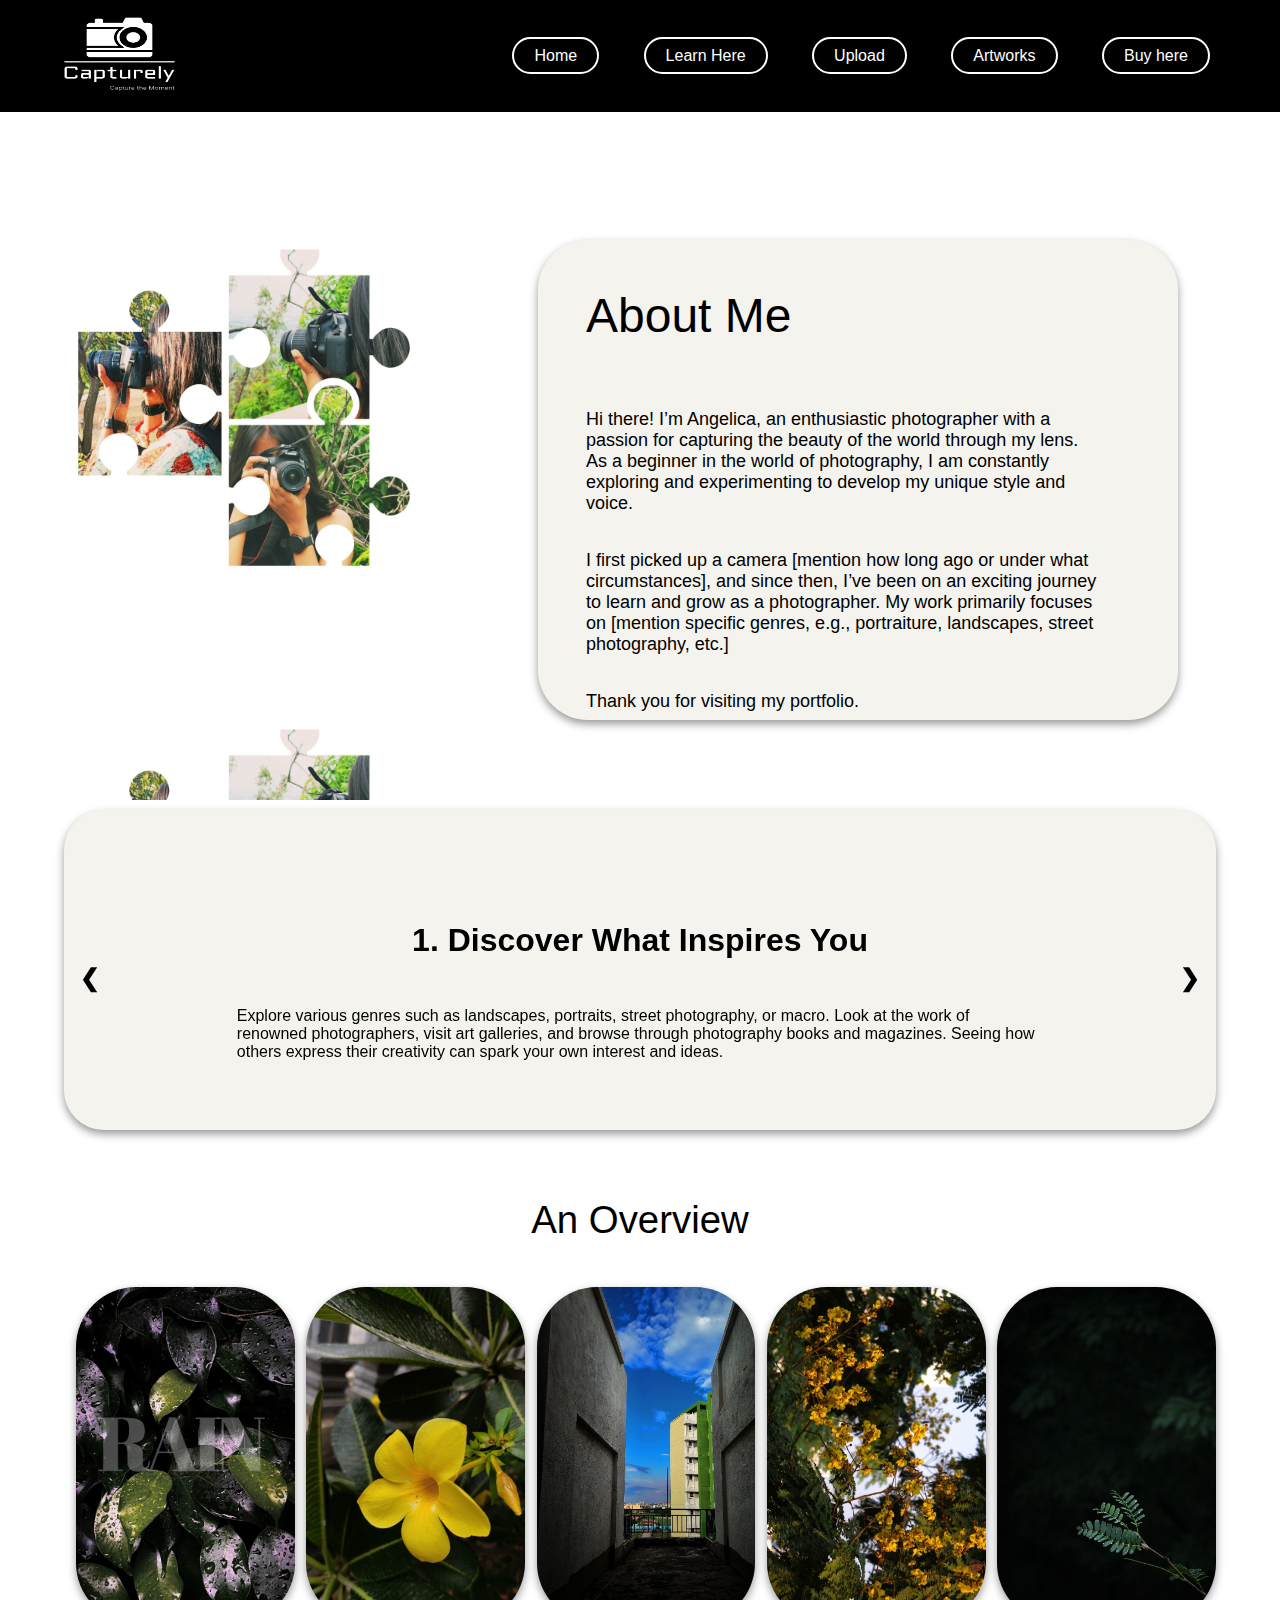
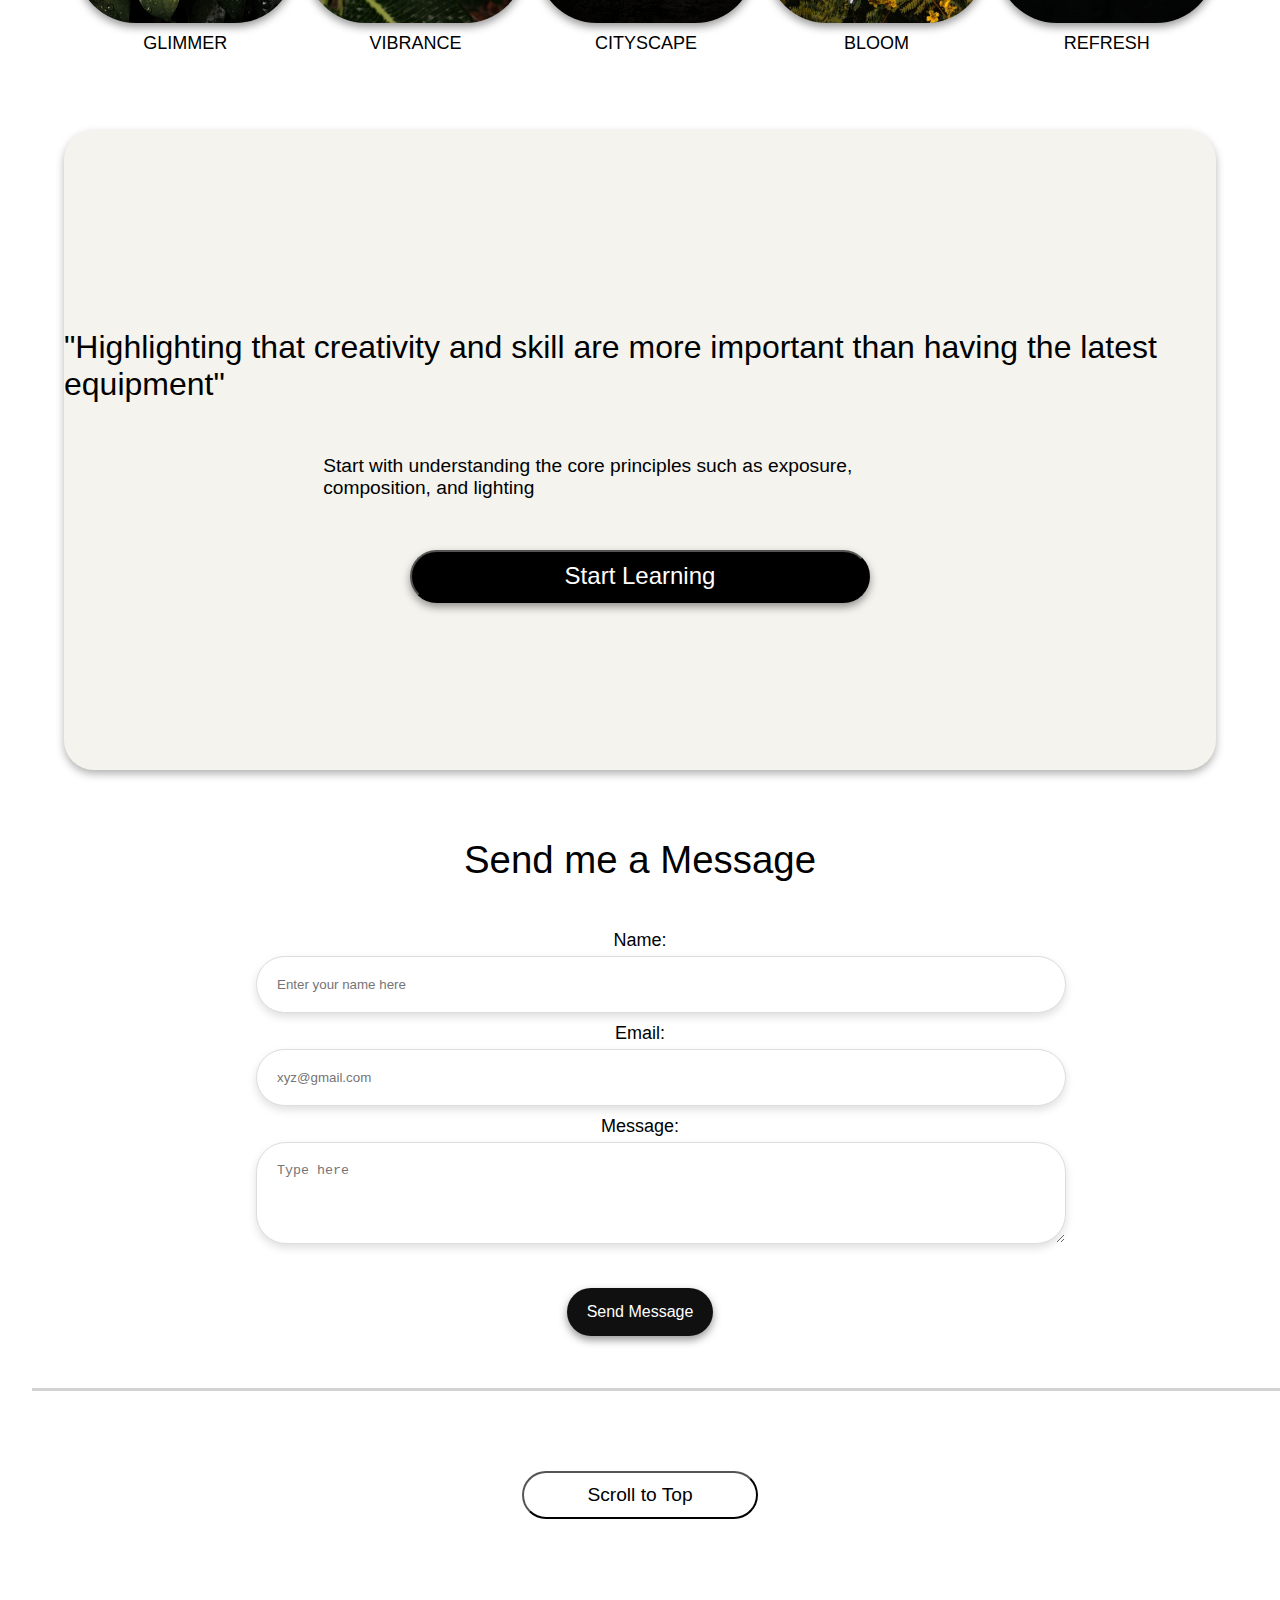
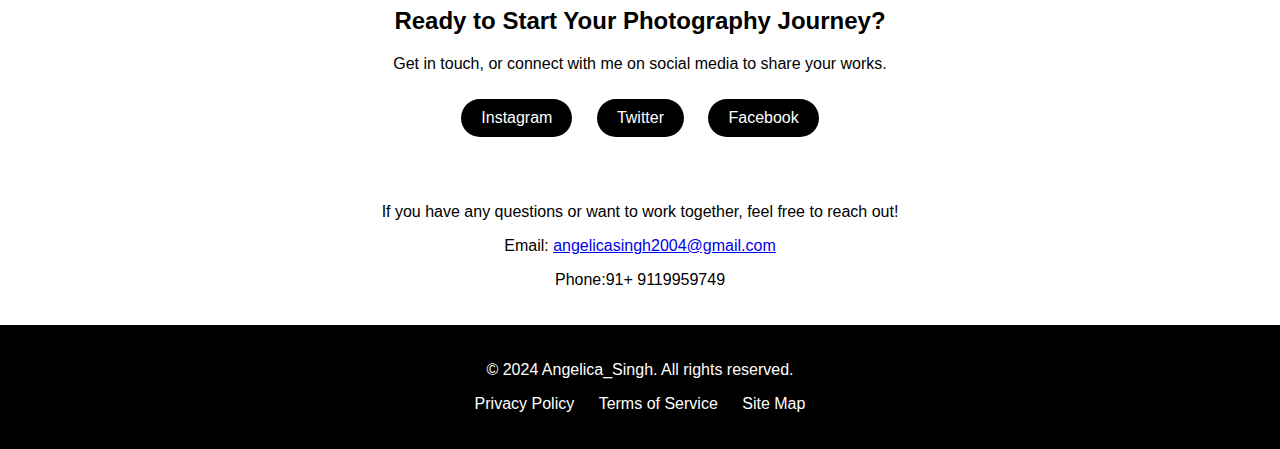
<file: index.html>
<!DOCTYPE html>
<html lang="en">
<head>
    <meta charset="UTF-8">
    <meta name="viewport" content="width=device-width, initial-scale=1.0">
    <title>Document</title>
    <link rel="stylesheet" href="style.css"></link>
    <link href="https://cdnjs.cloudflare.com/ajax/libs/font-awesome/6.6.0/css/all.min.css"></link>
</head>
<body>
    <nav class="navbar">
        <div class="navbar-logo">
            <img src="Screenshot (96).png" alt="Logo" class="logo">
        </div>
        <div class="navbar-menu">
            <a href="/index.html">Home</a>
            <a href="/learn.html">Learn Here</a>
            <a href="/upload.html">Upload</a>
            <a href="/search.html">Artworks</a>
            <a href="#">Buy here</a>
        </div>
    </nav>

    <div class="navbar2">
        <div class="box1">
            <div class="angelicaimg"></div>
        </div>
        <div class="box2">
            <div class="box2-content">
                <p class="abtme">About Me</p>
            <p>Hi there! I’m Angelica, an enthusiastic photographer with a passion for capturing the beauty of the world through my lens. As a beginner in the world of photography, I am constantly exploring and experimenting to develop my unique style and voice.</p>
            <p>I first picked up a camera [mention how long ago or under what circumstances], and since then, I’ve been on an exciting journey to learn and grow as a photographer. My work primarily focuses on [mention specific genres, e.g., portraiture, landscapes, street photography, etc.]</p>
            <p>Thank you for visiting my portfolio.</p>
        </div>
            </div>
    </div>
    

    <!-- <div class="overview-box"><div class="overview">Three Basic Steps</div></div> -->

    <section class="carousel">
        <div class="carousel-container">
          <div class="carousel-slide">
           <div class="slide1">
            
            <p class="stepp1">1. Discover What Inspires You</p>
            <p class="steppp1">Explore various genres such as landscapes, portraits, street photography, or macro.
                Look at the work of renowned photographers, visit art galleries, and browse through photography books and magazines. Seeing how others express their creativity can spark your own interest and ideas.
            </p>
           </div>
           <div class="slide1">
            <p class="stepp1">2. Immerse Yourself in the Practice</p>
            <p class="steppp1">Practice is key to falling in love with photography. Take your camera everywhere and make a habit of capturing moments, scenes, or subjects that intrigue you.Try different techniques, play with camera settings, and explore new genres. Don’t be afraid to make mistakes, as they are valuable learning experiences that can help you grow and find your unique style.</p>
           </div>
           <div class="slide1">
            <p class="stepp1">3. Connect with the Photography Community</p>
            <p class="steppp1">Being part of a community can provide support, inspiration, and feedback. Engage with local or online photography groups to share your work, discuss techniques, and learn from others. Participate in photography workshops, meetups, or seminars. These events can offer new perspectives, hands-on experience, and networking opportunities.</p>
           </div>

          </div>
        </div>
        <a class="prev" onclick="moveSlide(-1)">&#10094;</a>
        <a class="next" onclick="moveSlide(1)">&#10095;</a>
      </section>

      <div class="overview-box"><div class="overview">An Overview</div></div>
     <section>
        <div class="slideshow">
            <div class="img">
                <div class="img1"></div>
                <div class="img1-name">GLIMMER</div>
            </div>
            <div class="img">
                <div class="img2"></div>
                <div class="img1-name">VIBRANCE</div>
            </div>
            <div class="img">
                <div class="img3"></div>
                <div class="img1-name">CITYSCAPE</div>
            </div>
            <div class="img">
                <div class="img4"></div>
                <div class="img1-name">BLOOM</div>
            </div>
            <div class="img">
                <div class="img5"></div>
                <div class="img1-name">REFRESH</div>
            </div>
        </div>

    </section>


    <section class="section">
        <div class="learn">
                <p class="quote">"Highlighting that creativity and skill are more important than having the latest equipment"</p>
                <p class="quote2">Start with understanding the core principles such as exposure, composition, and lighting</p>
                <button class="learnhere" src="/learn.html">Start Learning</button>
               
        </div>
    </section>
    <div class="overview-box"><div class="overview">Send me a Message</div></div>
    <section id="follow-message">
        
        <div class="contact-form">
            
            <form id="contact-form">
                <label for="name">Name:</label>
                <input placeholder="Enter your name here" type="text" id="name" name="name" required>
                
                <label for="email">Email:</label>
                <input placeholder="xyz@gmail.com" type="email" id="email" name="email" required>
                
                <label for="message">Message:</label>
                <textarea placeholder="Type here" id="message" name="message" rows="4" required></textarea>
                
                <button type="submit">Send Message</button>
            </form>
        </div>
    </section>
        <div class="end"></div>
    
    <div class="scroll">
        <button class="btn">Scroll to Top</button>
    </div>

    <section id="cta">
        <div class="container">
            <h2>Ready to Start Your Photography Journey?</h2>
            <p>Get in touch, or connect with me on social media to share your works.</p>
            <a href="#portfolio" class="cta-button">Instagram</a>
            <a href="#contact" class="cta-button">Twitter</a>
            <a href="#social" class="cta-button">Facebook</a>
        </div>
    </section>

    <!-- <div class="end"></div> -->
    <section id="contact">
        <div class="container">
            <!-- <h2>Contact Me</h2> -->
            <p>If you have any questions or want to work together, feel free to reach out!</p>
            <p>Email: <a href="mailto:your-email@example.com">angelicasingh2004@gmail.com</a></p>
            <p>Phone:91+ 9119959749</p>
        </div>
    </section>
    
    <footer>
        <div class="container">
            <p>&copy; 2024 Angelica_Singh. All rights reserved.</p>
            <ul>
                <li><a href="#privacy">Privacy Policy</a></li>
                <li><a href="#terms">Terms of Service</a></li>
                <li><a href="#sitemap">Site Map</a></li>
            </ul>
        </div>
    </footer>

<script src="script.js"></script> 
</body>
</html>
</file>
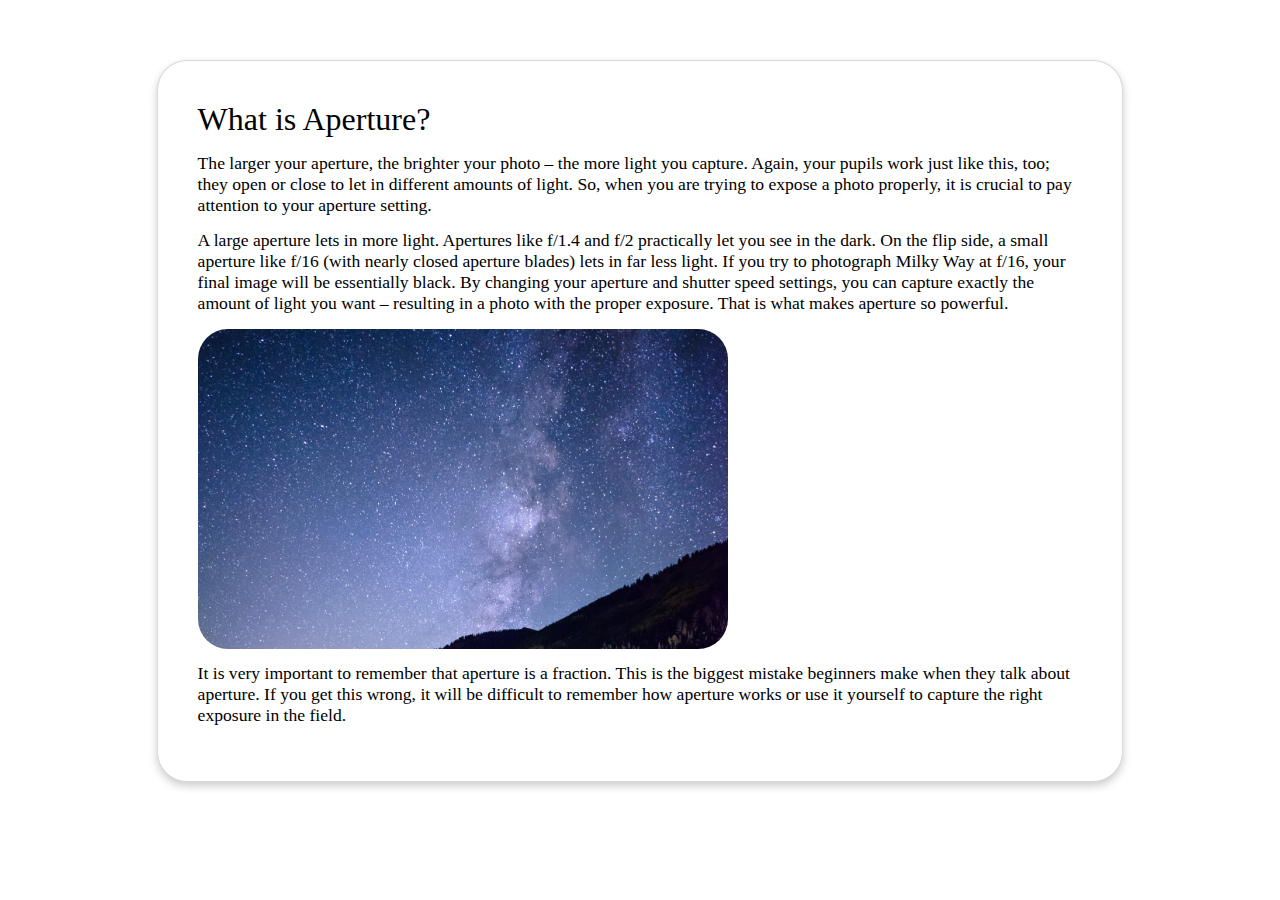
<file: aperture.html>
<!DOCTYPE html>
<html lang="en">
<head>
    <meta charset="UTF-8">
    <meta name="viewport" content="width=device-width, initial-scale=1.0">
    <title>Aperture</title>
    <link rel="stylesheet" href="contrast.css">
</head>
<body>
    <div class="container">
        <div class="content">
            <div class="h">What is Aperture?</div>
            <div class="p">The larger your aperture, the brighter your photo – the more light you capture. Again, your pupils work just like this, too; they open or close to let in different amounts of light. So, when you are trying to expose a photo properly, it is crucial to pay attention to your aperture setting.</div>
            <div class="p">A large aperture lets in more light. Apertures like f/1.4 and f/2 practically let you see in the dark. On the flip side, a small aperture like f/16 (with nearly closed aperture blades) lets in far less light. If you try to photograph Milky Way at f/16, your final image will be essentially black.

                By changing your aperture and shutter speed settings, you can capture exactly the amount of light you want – resulting in a photo with the proper exposure. That is what makes aperture so powerful.</div>
            <div class="pic" style="background-image: url(/aperture.jpg); background-size: cover;"></div>
            <div class="p">It is very important to remember that aperture is a fraction. This is the biggest mistake beginners make when they talk about aperture. If you get this wrong, it will be difficult to remember how aperture works or use it yourself to capture the right exposure in the field.</div>
           
        </div>
    </div>
</body>
</html>
</file>
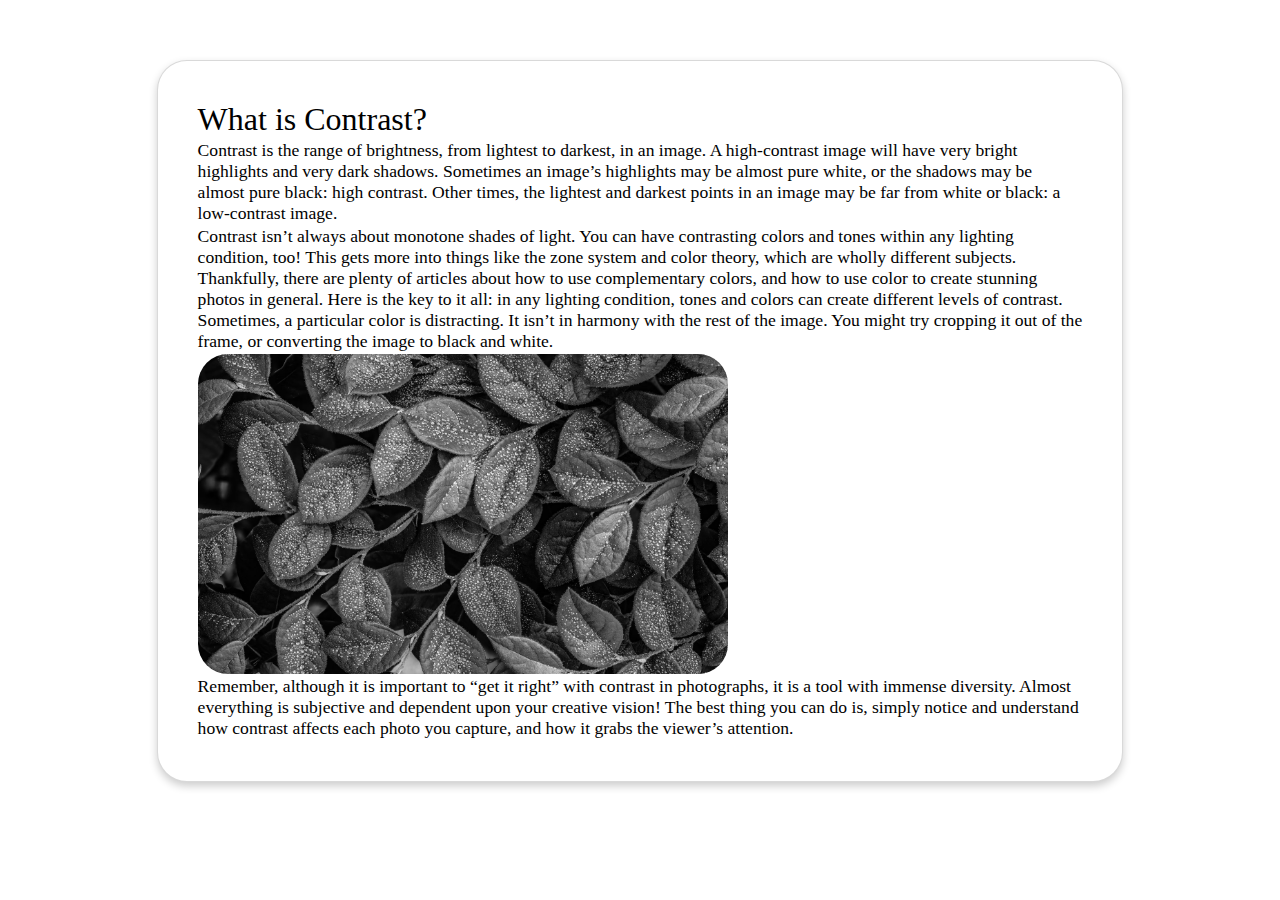
<file: contrast.html>
<!DOCTYPE html>
<html lang="en">
<head>
    <meta charset="UTF-8">
    <meta name="viewport" content="width=device-width, initial-scale=1.0">
    <title>Contrast</title>
    <link rel="stylesheet" href="contrast.css">
</head>
<body>
    <div class="container">
        <div class="content">
            <div class="h">What is Contrast?</div>
            <div class="p"> Contrast is the range of brightness, from lightest to darkest, in an image. A high-contrast image will have very bright highlights and very dark shadows. Sometimes an image’s highlights may be almost pure white, or the shadows may be almost pure black: high contrast. Other times, the lightest and darkest points in an image may be far from white or black: a low-contrast image.</div>
            <div class="p">Contrast isn’t always about monotone shades of light. You can have contrasting colors and tones within any lighting condition, too! This gets more into things like the zone system and color theory, which are wholly different subjects. Thankfully, there are plenty of articles about how to use complementary colors, and how to use color to create stunning photos in general.

                Here is the key to it all: in any lighting condition, tones and colors can create different levels of contrast. Sometimes, a particular color is distracting. It isn’t in harmony with the rest of the image. You might try cropping it out of the frame, or converting the image to black and white.
                </div>
            <div class="pic"></div>
            <div class="p">Remember, although it is important to “get it right” with contrast in photographs, it is a tool with immense diversity. Almost everything is subjective and dependent upon your creative vision!

                The best thing you can do is, simply notice and understand how contrast affects each photo you capture, and how it grabs the viewer’s attention.</div>
           
        </div>
    </div>
</body>
</html>
</file>
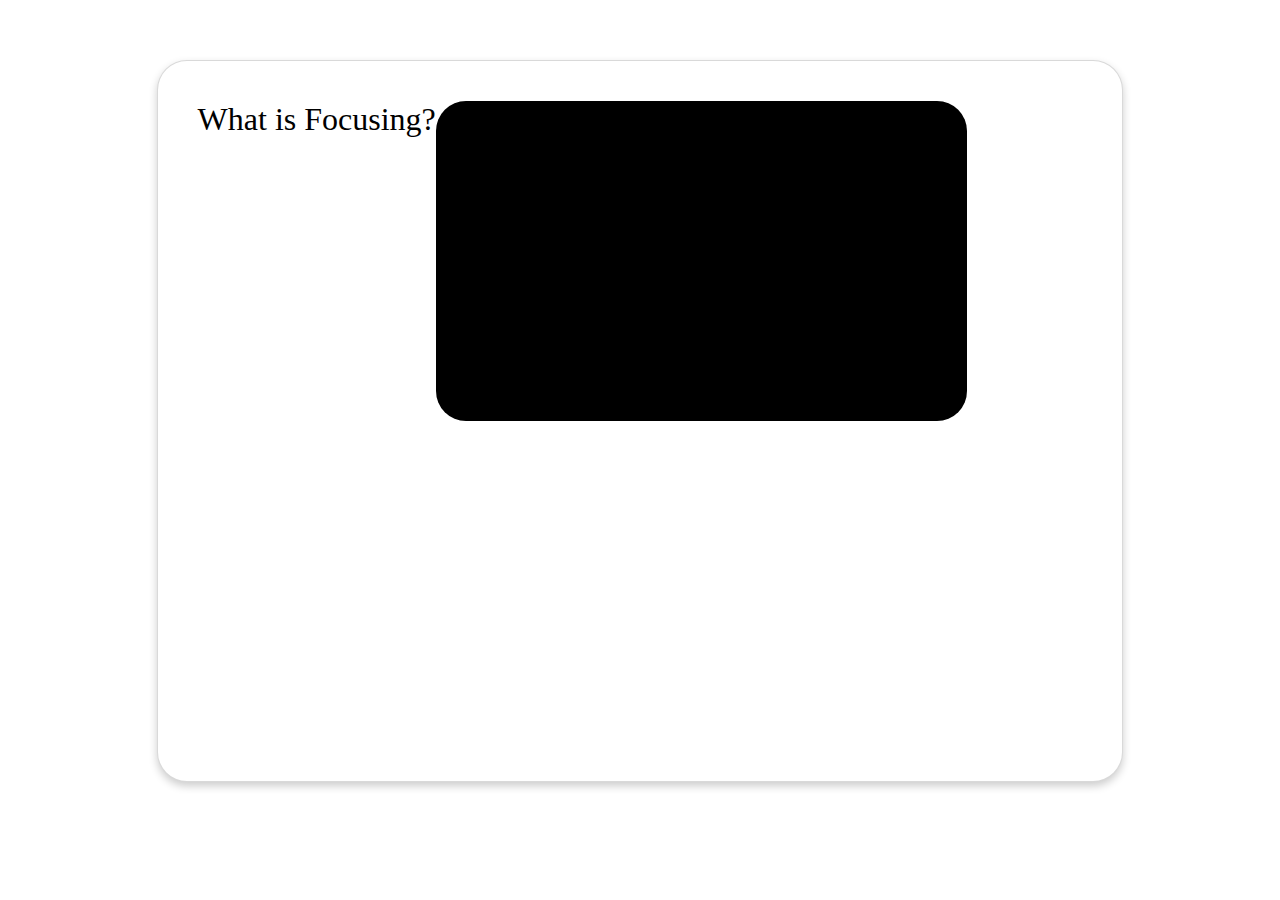
<file: editing.html>
<!DOCTYPE html>
<html lang="en">
<head>
    <meta charset="UTF-8">
    <meta name="viewport" content="width=device-width, initial-scale=1.0">
    <title>Focusing</title>
    <link rel="stylesheet" href="iso.css">
</head>
<body>
    <div class="container">
        <div class="content">
            <div class="h">What is Focusing?</div>
            <div class="p"></div>
            <div class="p"></div>
            <div class="pic" style="background-image: url(); background-size: cover;"></div>
            <div class="p"></div>
           
        </div>
    </div>
</body>
</html>
</file>
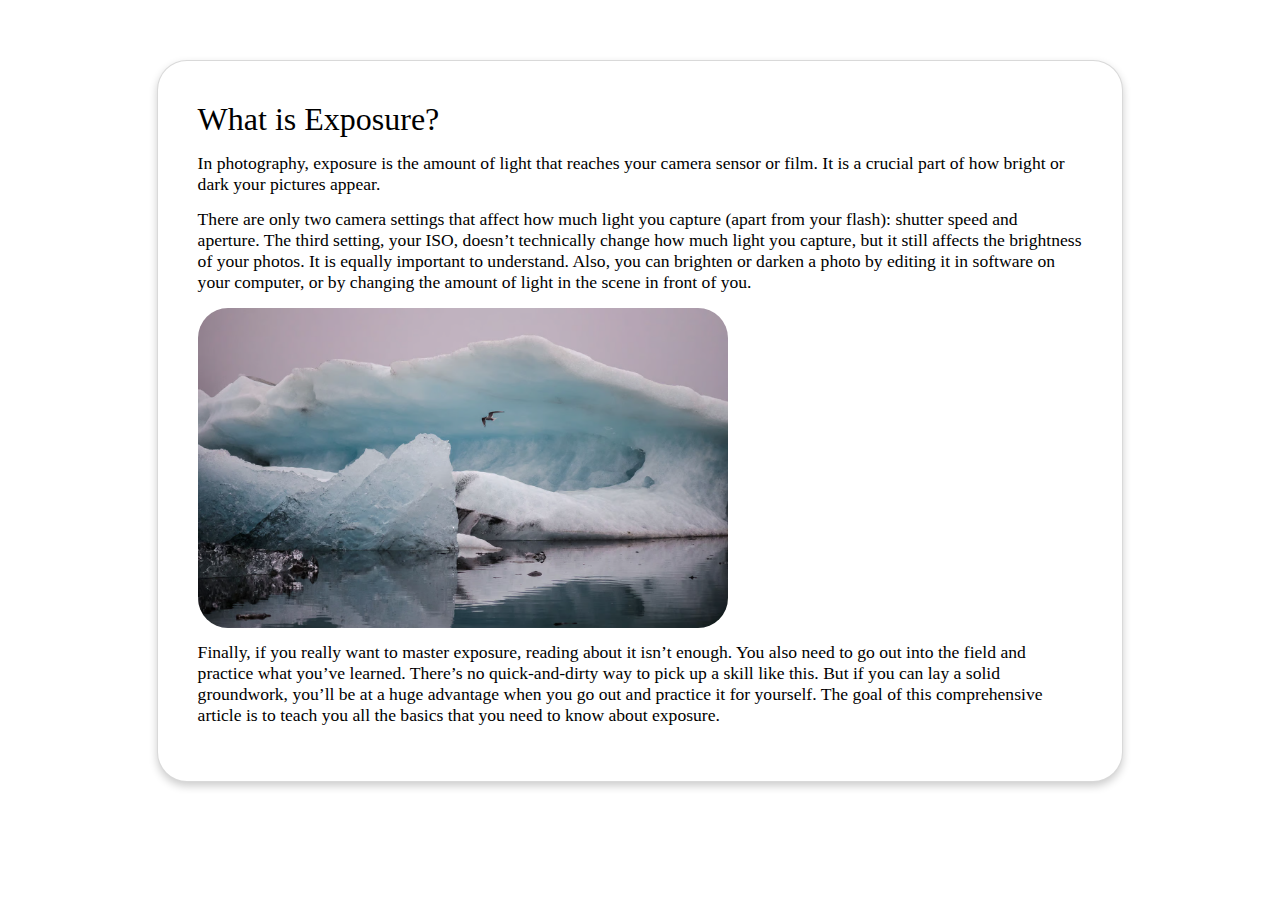
<file: exp.html>
<!DOCTYPE html>
<html lang="en">
<head>
    <meta charset="UTF-8">
    <meta name="viewport" content="width=device-width, initial-scale=1.0">
    <title>Exposure</title>
    <link rel="stylesheet" href="exp.css">
</head>
<body>
    <div class="container">
        <div class="content">
            <div class="h">What is Exposure?</div>
            <div class="p">In photography, exposure is the amount of light that reaches your camera sensor or film. It is a crucial part of how bright or dark your pictures appear.</div>
            <div class="p">There are only two camera settings that affect how much light you capture (apart from your flash): shutter speed and aperture. The third setting, your ISO, doesn’t technically change how much light you capture, but it still affects the brightness of your photos. It is equally important to understand. Also, you can brighten or darken a photo by editing it in software on your computer, or by changing the amount of light in the scene in front of you.</div>
            <div class="pic"></div>
            <div class="p">Finally, if you really want to master exposure, reading about it isn’t enough. You also need to go out into the field and practice what you’ve learned. There’s no quick-and-dirty way to pick up a skill like this. But if you can lay a solid groundwork, you’ll be at a huge advantage when you go out and practice it for yourself. The goal of this comprehensive article is to teach you all the basics that you need to know about exposure.</div>
           
        </div>
    </div>
    
</body>
</html>
</file>
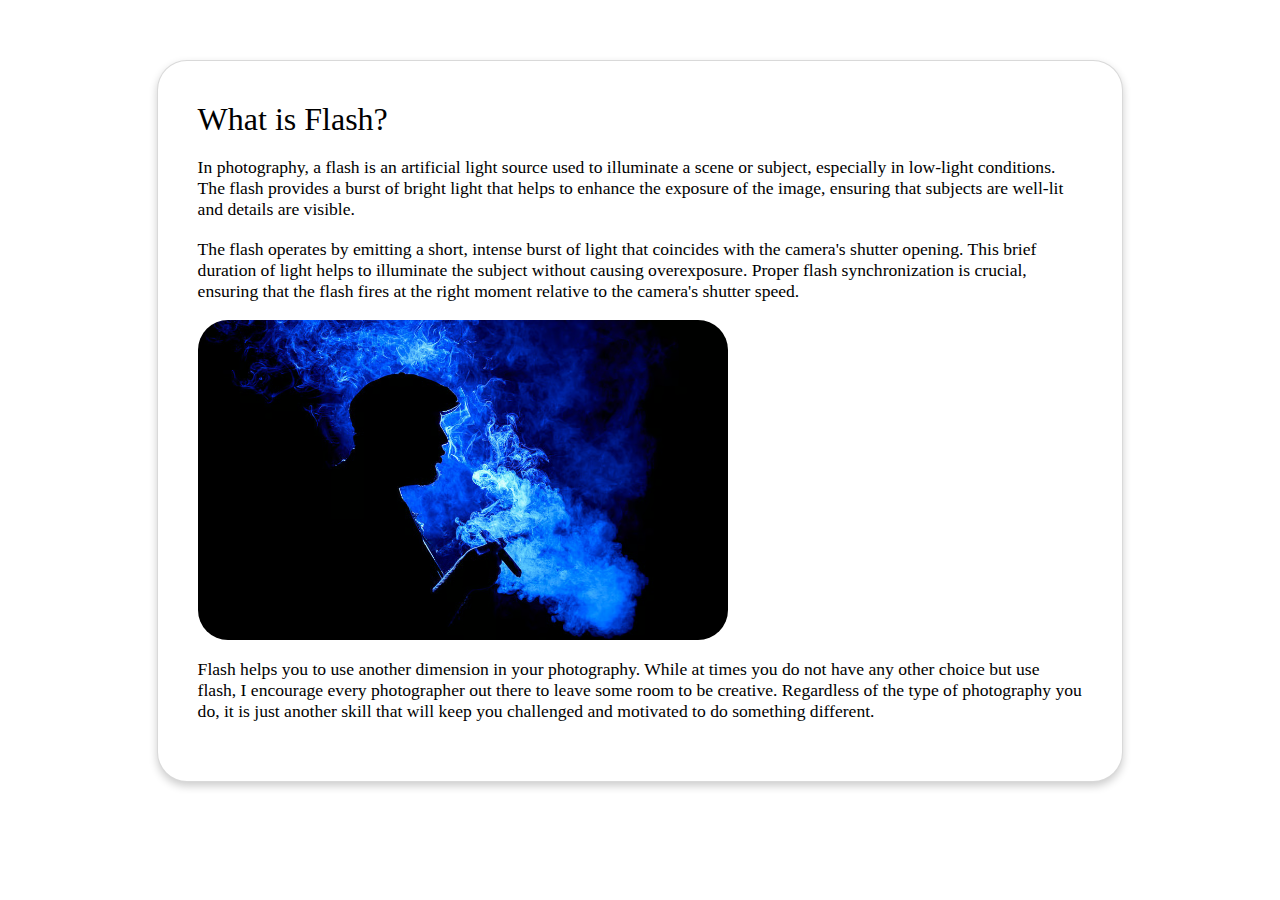
<file: flash.html>
<!DOCTYPE html>
<html lang="en">
<head>
    <meta charset="UTF-8">
    <meta name="viewport" content="width=device-width, initial-scale=1.0">
    <title>Flash</title>
    <link rel="stylesheet" href="iso.css">
</head>
<body>
    <div class="container">
        <div class="content">
            <div class="h">What is Flash?</div>
            <div class="p">In photography, a flash is an artificial light source used to illuminate a scene or subject, especially in low-light conditions. The flash provides a burst of bright light that helps to enhance the exposure of the image, ensuring that subjects are well-lit and details are visible.</div>
            <div class="p">The flash operates by emitting a short, intense burst of light that coincides with the camera's shutter opening. This brief duration of light helps to illuminate the subject without causing overexposure. Proper flash synchronization is crucial, ensuring that the flash fires at the right moment relative to the camera's shutter speed.</div>
            <div class="pic" style="background-image: url('/flashh.avif'); background-size: cover;"></div>
            <div class="p">Flash helps you to use another dimension in your photography. While at times you do not have any other choice but use flash, I encourage every photographer out there to leave some room to be creative. Regardless of the type of photography you do, it is just another skill that will keep you challenged and motivated to do something different.</div>
           
        </div>
    </div>
</body>
</html>
</file>
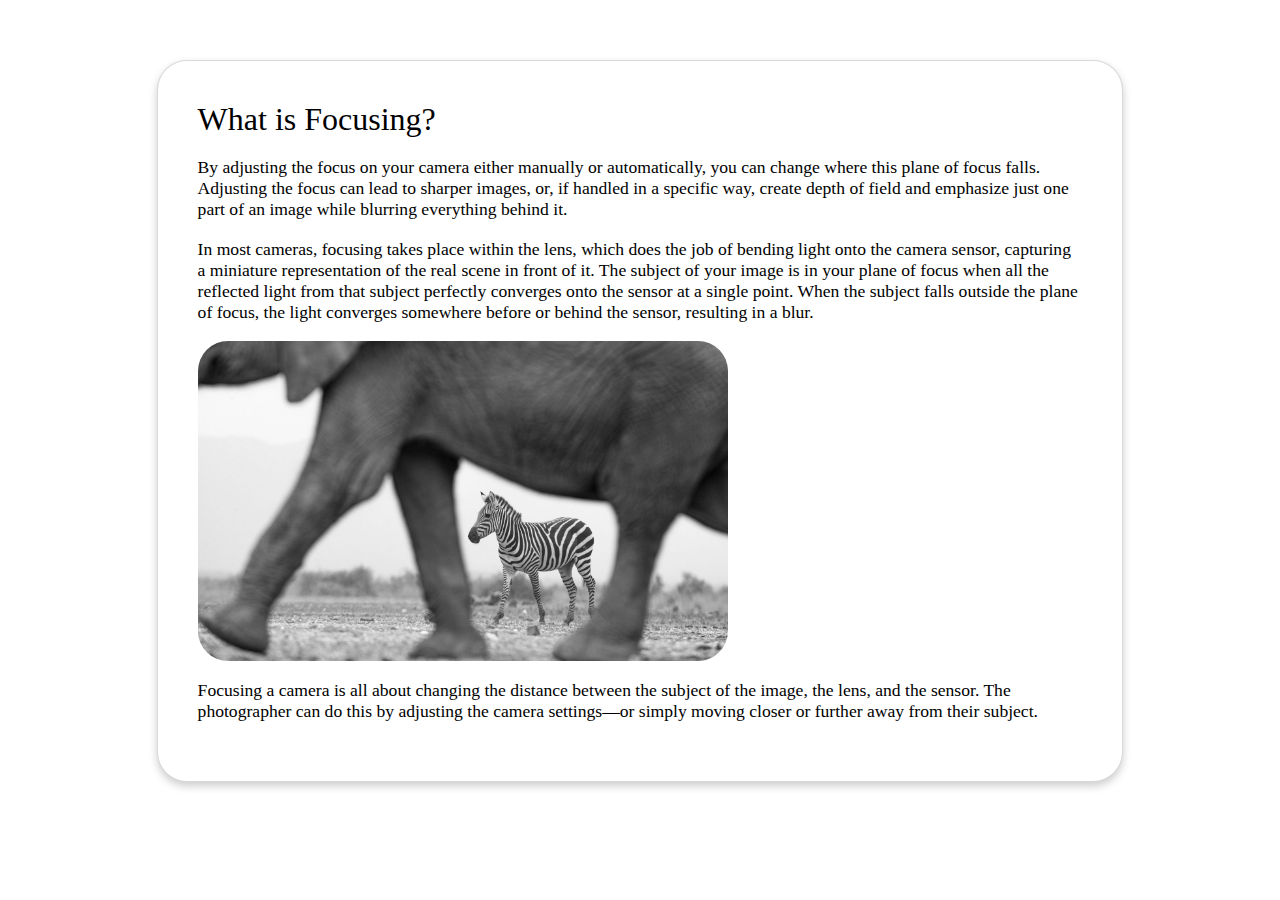
<file: focusing.html>
<!DOCTYPE html>
<html lang="en">
<head>
    <meta charset="UTF-8">
    <meta name="viewport" content="width=device-width, initial-scale=1.0">
    <title>Focusing</title>
    <link rel="stylesheet" href="iso.css">
</head>
<body>
    <div class="container">
        <div class="content">
            <div class="h">What is Focusing?</div>
            <div class="p"> By adjusting the focus on your camera either manually or automatically, you can change where this plane of focus falls. Adjusting the focus can lead to sharper images, or, if handled in a specific way, create depth of field and emphasize just one part of an image while blurring everything behind it.</div>
            <div class="p">In most cameras, focusing takes place within the lens, which does the job of bending light onto the camera sensor, capturing a miniature representation of the real scene in front of it. The subject of your image is in your plane of focus when all the reflected light from that subject perfectly converges onto the sensor at a single point. When the subject falls outside the plane of focus, the light converges somewhere before or behind the sensor, resulting in a blur.</div>
            <div class="pic" style="background-image: url('/focuss.jpg'); background-size: cover;"></div>
            <div class="p">Focusing a camera is all about changing the distance between the subject of the image, the lens, and the sensor. The photographer can do this by adjusting the camera settings—or simply moving closer or further away from their subject.</div>
           
        </div>
    </div>
</body>
</html>
</file>
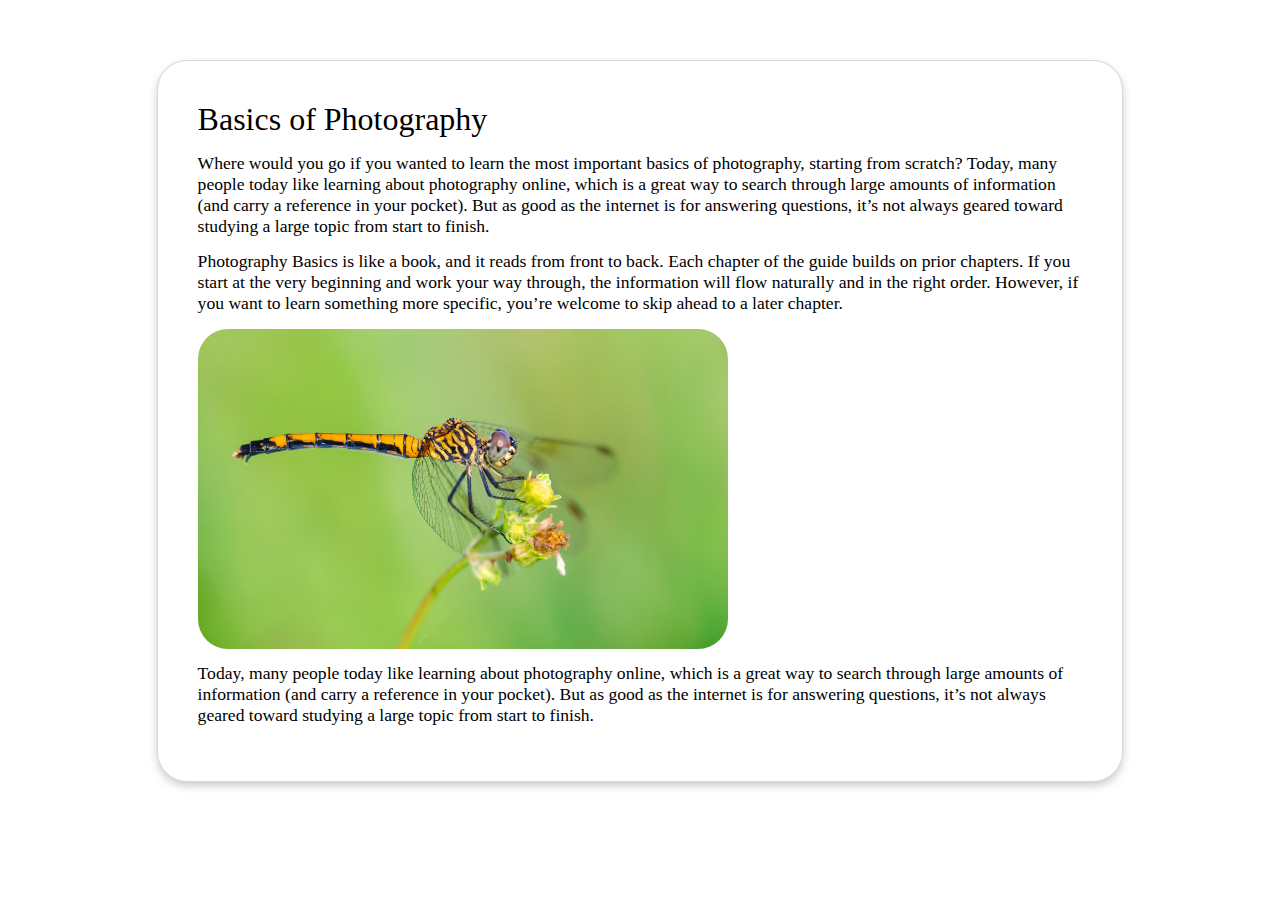
<file: intro.html>
<!DOCTYPE html>
<html lang="en">
<head>
    <meta charset="UTF-8">
    <meta name="viewport" content="width=device-width, initial-scale=1.0">
    <title>Intro</title>
    <link rel="stylesheet" href="iso.css">
</head>
<body>
    <div class="container">
        <div class="content">
            <div class="h">Basics of Photography</div>
            <div class="p">Where would you go if you wanted to learn the most important basics of photography, starting from scratch?

                Today, many people today like learning about photography online, which is a great way to search through large amounts of information (and carry a reference in your pocket). But as good as the internet is for answering questions, it’s not always geared toward studying a large topic from start to finish.</div>
            <div class="p">Photography Basics is like a book, and it reads from front to back. Each chapter of the guide builds on prior chapters. If you start at the very beginning and work your way through, the information will flow naturally and in the right order. However, if you want to learn something more specific, you’re welcome to skip ahead to a later chapter. </div>
            <div class="pic" style="background-image: url('/introo.avif'); background-size: cover;"></div>
            <div class="p">Today, many people today like learning about photography online, which is a great way to search through large amounts of information (and carry a reference in your pocket). But as good as the internet is for answering questions, it’s not always geared toward studying a large topic from start to finish.</div>
           
        </div>
    </div>
</body>
</html>
</file>
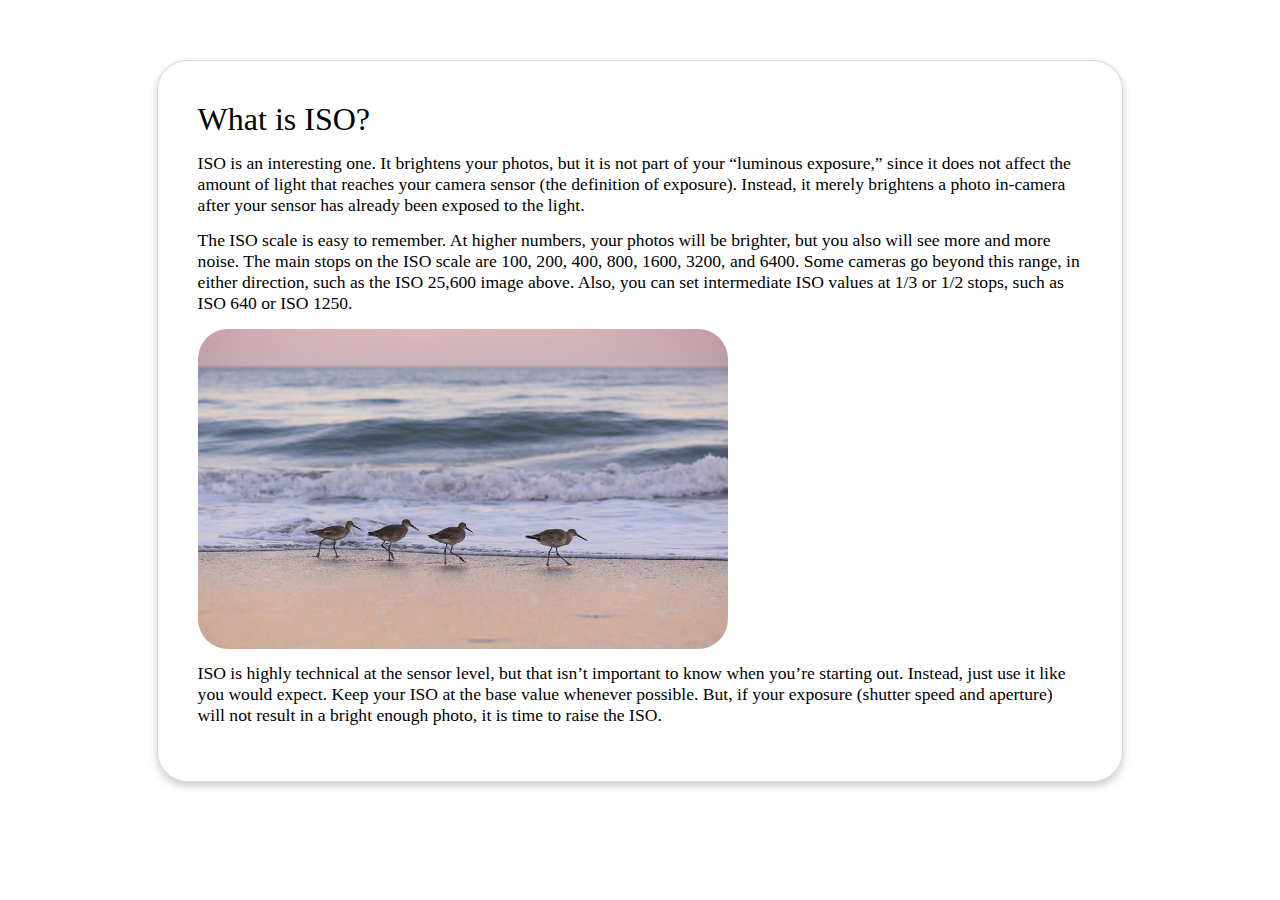
<file: iso.html>
<!DOCTYPE html>
<html lang="en">
<head>
    <meta charset="UTF-8">
    <meta name="viewport" content="width=device-width, initial-scale=1.0">
    <title>ISO</title>
    <link rel="stylesheet" href="iso.css">
</head>
<body>
    <div class="container">
        <div class="content">
            <div class="h">What is ISO?</div>
            <div class="p">ISO is an interesting one. It brightens your photos, but it is not part of your “luminous exposure,” since it does not affect the amount of light that reaches your camera sensor (the definition of exposure). Instead, it merely brightens a photo in-camera after your sensor has already been exposed to the light.</div>
            <div class="p">The ISO scale is easy to remember. At higher numbers, your photos will be brighter, but you also will see more and more noise. The main stops on the ISO scale are 100, 200, 400, 800, 1600, 3200, and 6400. Some cameras go beyond this range, in either direction, such as the ISO 25,600 image above. Also, you can set intermediate ISO values at 1/3 or 1/2 stops, such as ISO 640 or ISO 1250.</div>
            <div class="pic"></div>
            <div class="p">ISO is highly technical at the sensor level, but that isn’t important to know when you’re starting out. Instead, just use it like you would expect. Keep your ISO at the base value whenever possible. But, if your exposure (shutter speed and aperture) will not result in a bright enough photo, it is time to raise the ISO.</div>
           
        </div>
    </div>
</body>
</html>
</file>
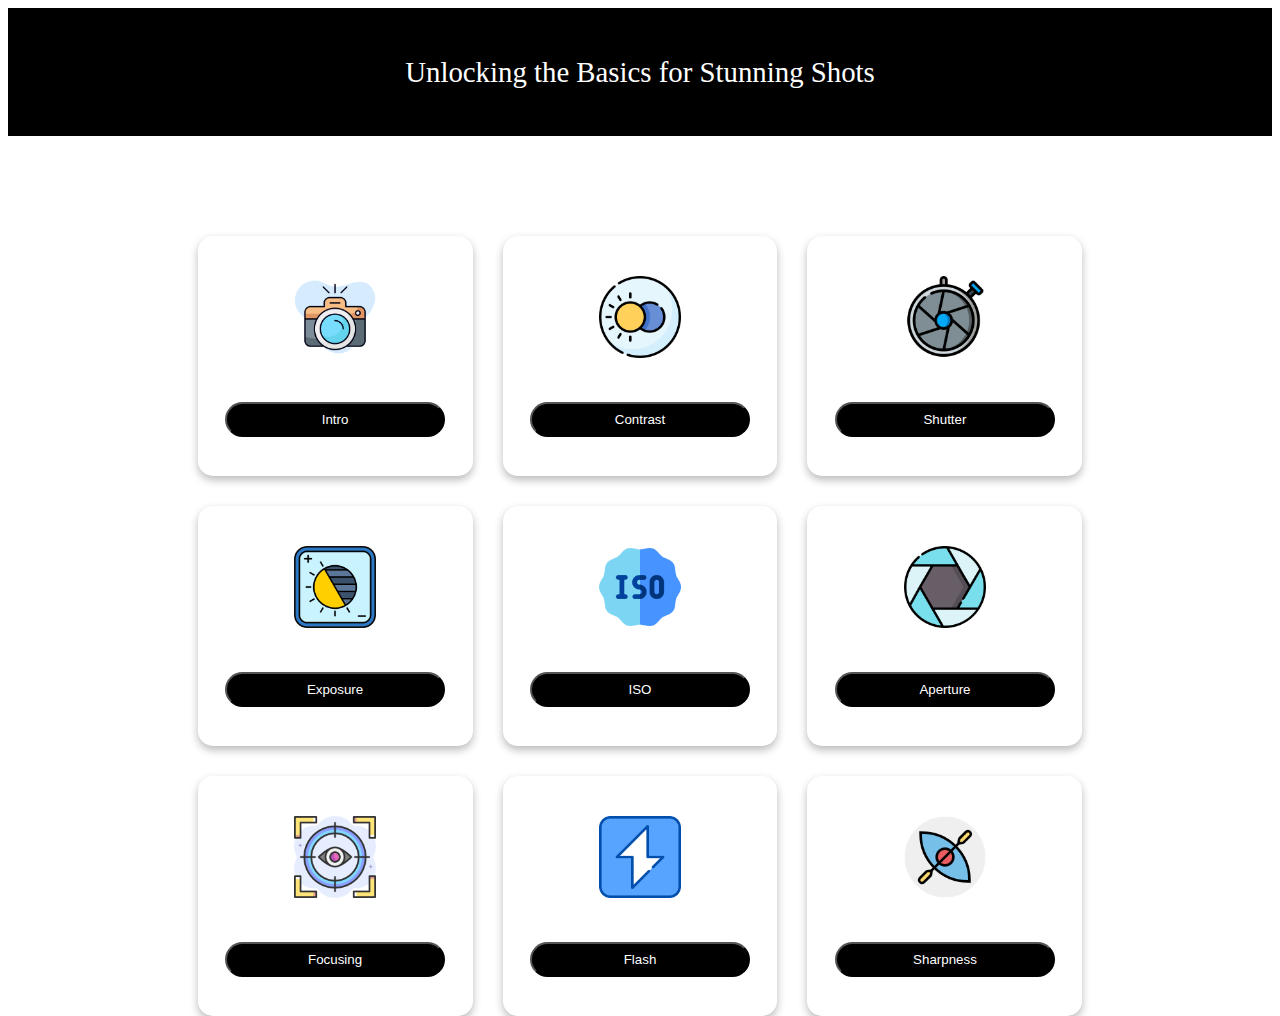
<file: learn.html>
<!DOCTYPE html>
<html lang="en">
<head>
    <meta charset="UTF-8">
    <meta name="viewport" content="width=device-width, initial-scale=1.0">
    <title>Document</title>
    <link rel="stylesheet" href="learn.css">
    <link rel="stylesheet" href="https://cdnjs.cloudflare.com/ajax/libs/font-awesome/6.6.0/css/all.min.css"></link>
</head>
<body>
    <div class="head">
        <div class="heading-box">
            <p>Unlocking the Basics for Stunning Shots</p>
        </div>
    </div>
    <div class="container">
        <div class="img-item">
            <img src="/intro.png">
             <form action="intro.html">
                <button type="submit" class="btn-link">Intro</button>
            </form>
        </div>
        <div class="img-item">
            <img src="/contrast.png">
             <a href="contrast.html"><button>Contrast</button></a>
        </div>

        <div class="img-item">
            <img src="/shutter.png">
            <form action="shutter.html">
                <button type="submit" class="btn-link">Shutter</button>
            </form>
        </div>

        <div class="img-item">
            <img src="/exposure_13125844.png">
            <form action="exp.html">
                <button type="submit" class="btn-link">Exposure</button>
            </form>
        </div>

        <div class="img-item">
            <img src="/iso_7128948.png">
            <form action="iso.html">
                <button type="submit" class="btn-link">ISO</button>
            </form>
        </div>

        <div class="img-item">
            <img src="/aperture.png">
            <form action="aperture.html">
                <button type="submit" class="btn-link">Aperture</button>
            </form>
        </div>

        <div class="img-item">
            <img src="/focus_8487030.png">
             <form action="focusing.html">
                <button type="submit" class="btn-link">Focusing</button>
            </form>
        </div>

        <div class="img-item">
            <img src="/flash_1280402.png">
             <form action="flash.html">
                <button type="submit" class="btn-link">Flash</button>
            </form>
        </div>
        <!-- <div class="img-item">
            <img src="/triangle_9797809.png">
             <button>Exposure Triangle</button>
        </div> -->
        <!-- <div class="img-item">
            <img src="/video-editing_8152756.png">
             <button>Editing</button>
        </div> -->
        <div class="img-item">
            <img src="/boat_16303977.png">
            <form action="sharpness.html">
                <button type="submit" class="btn-link">Sharpness</button>
            </form>
        </div>
        <!-- <div class="img-item">
            <img src="/aperture.png">
             <button>Metering</button>
        </div> -->
    </div>
   
</body>
</html>
</file>
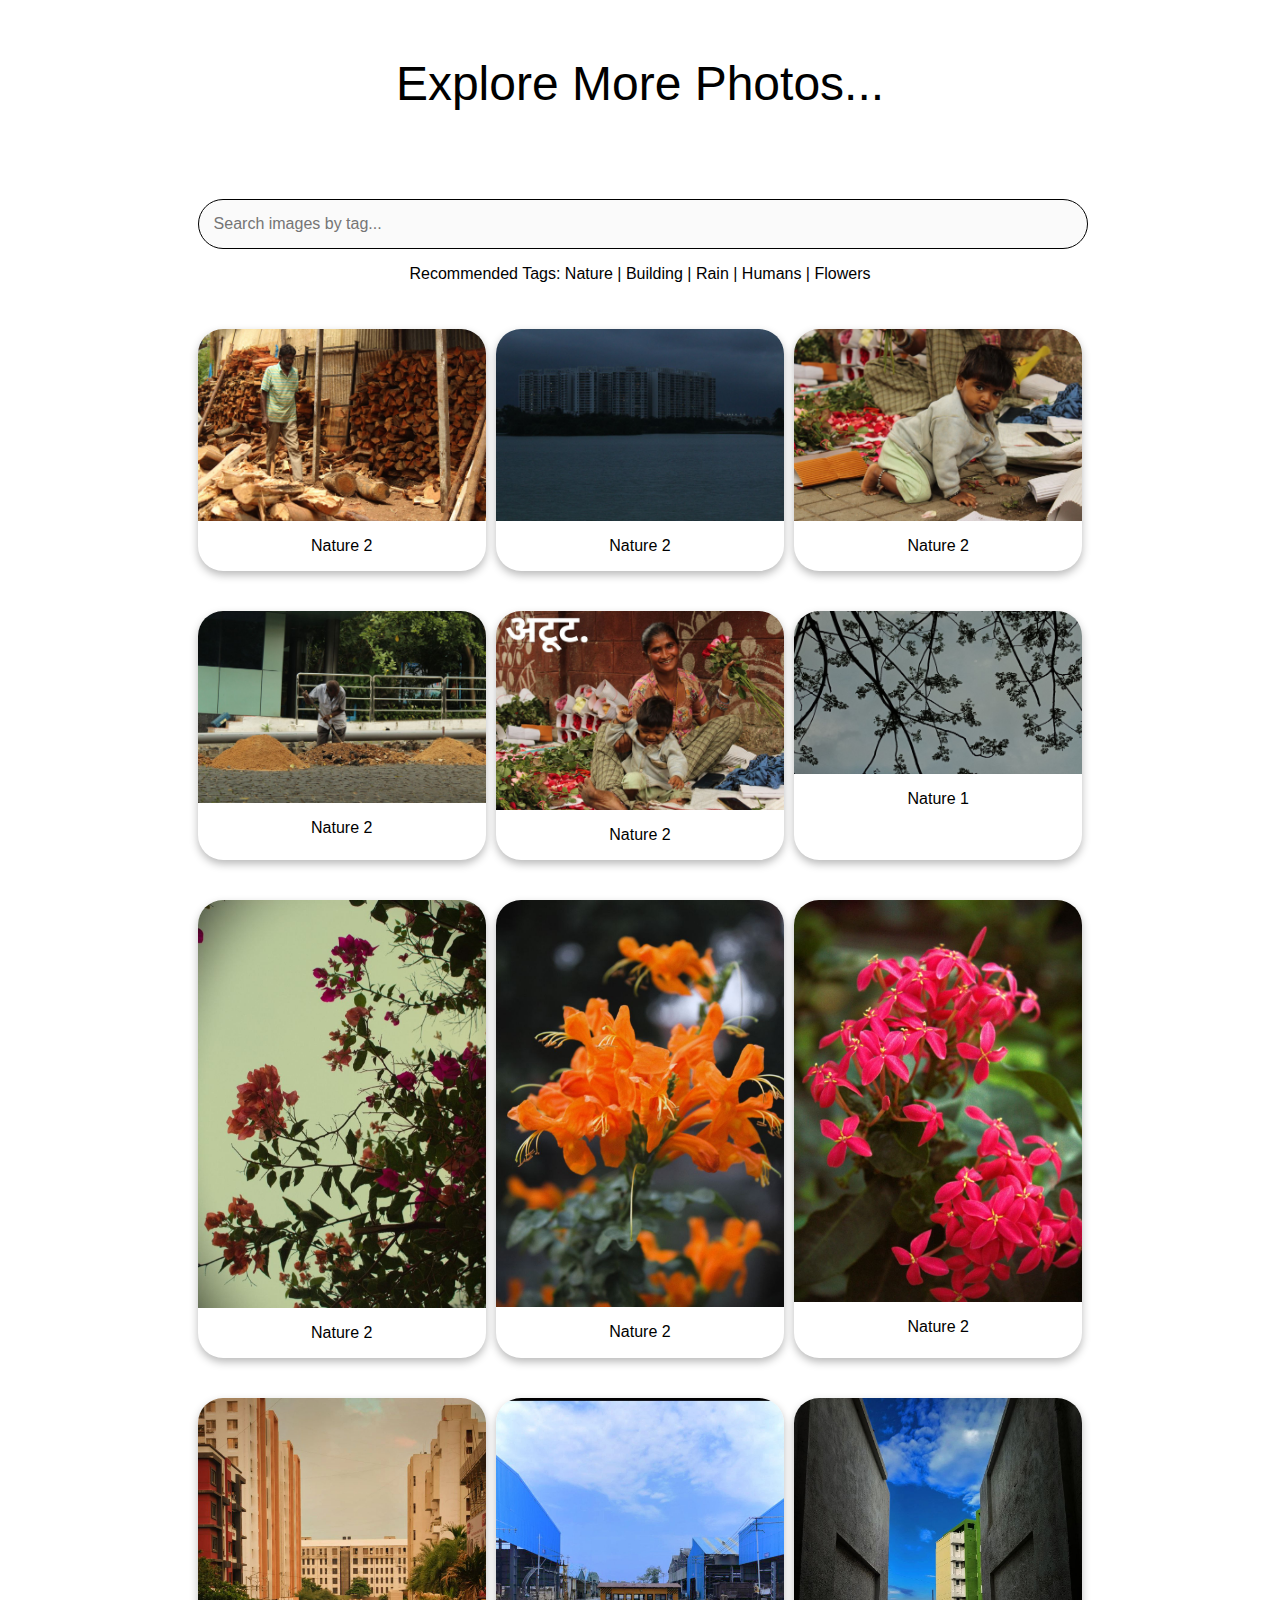
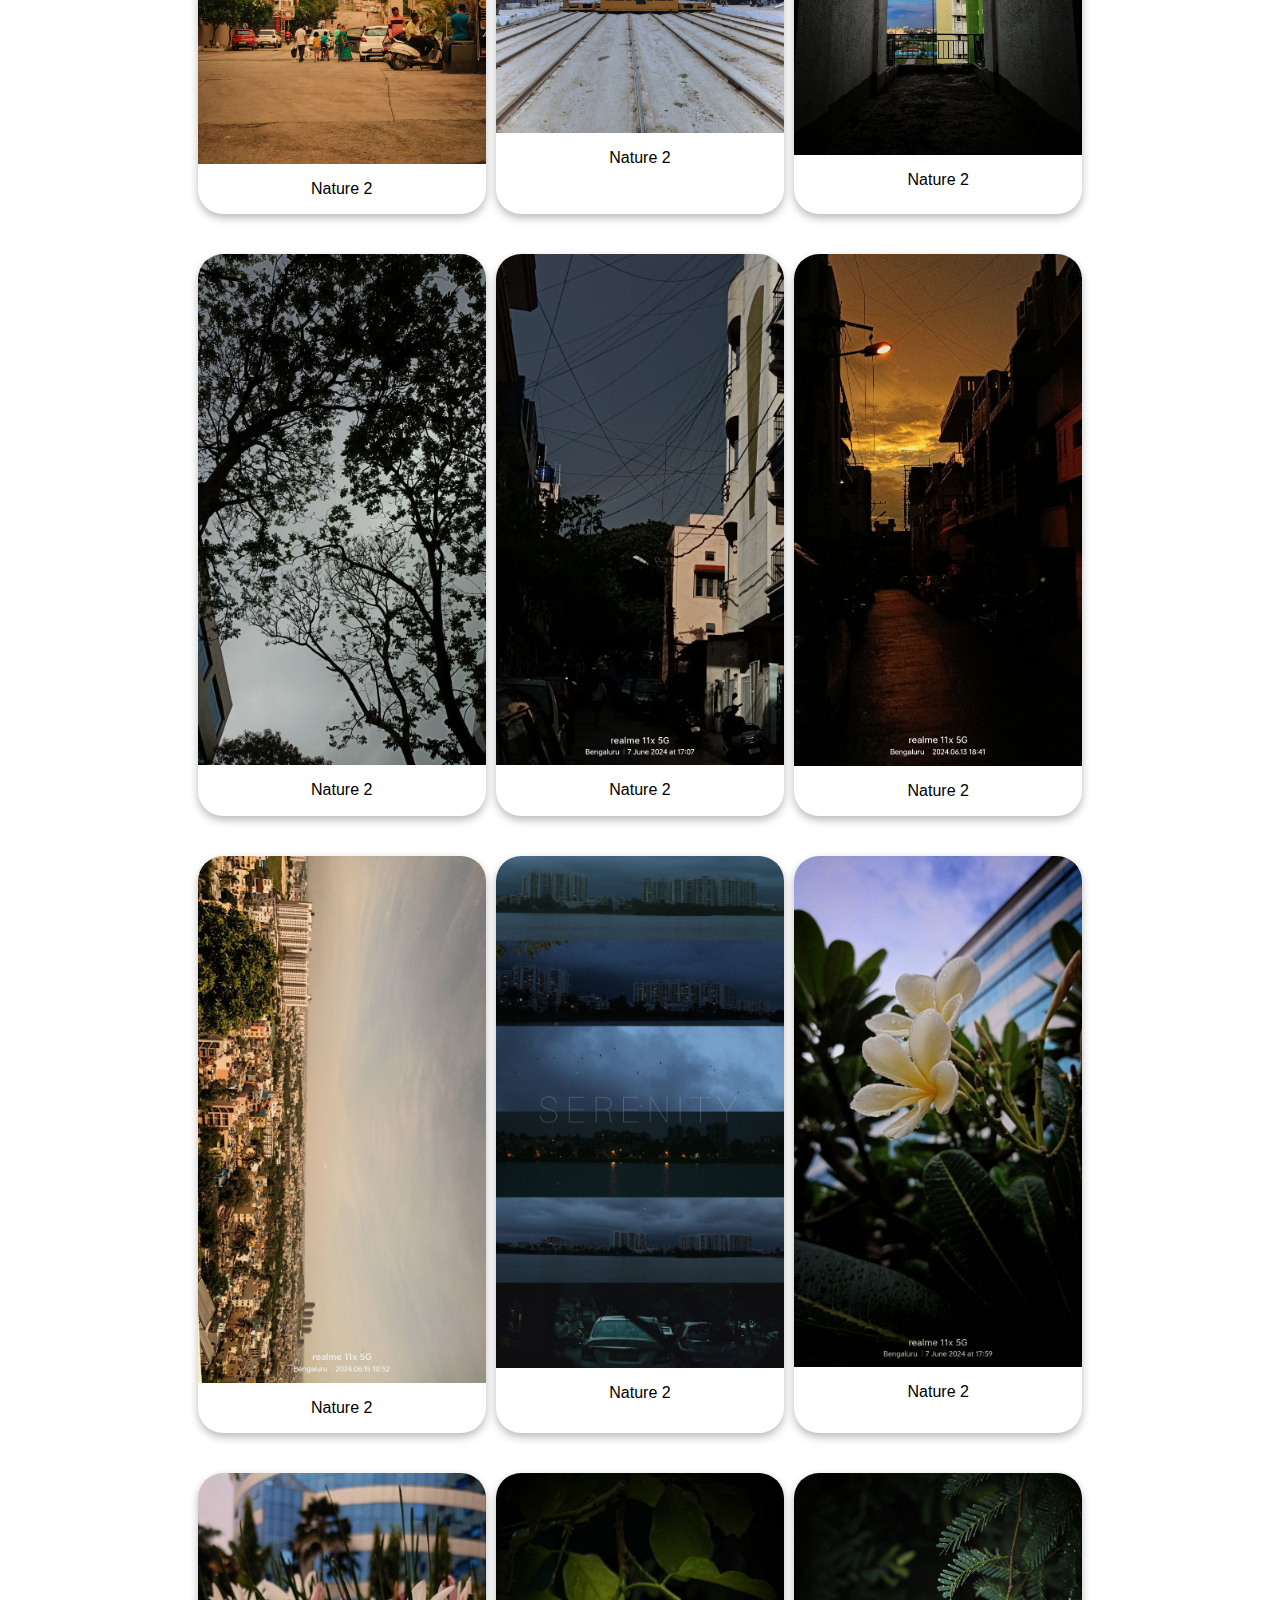
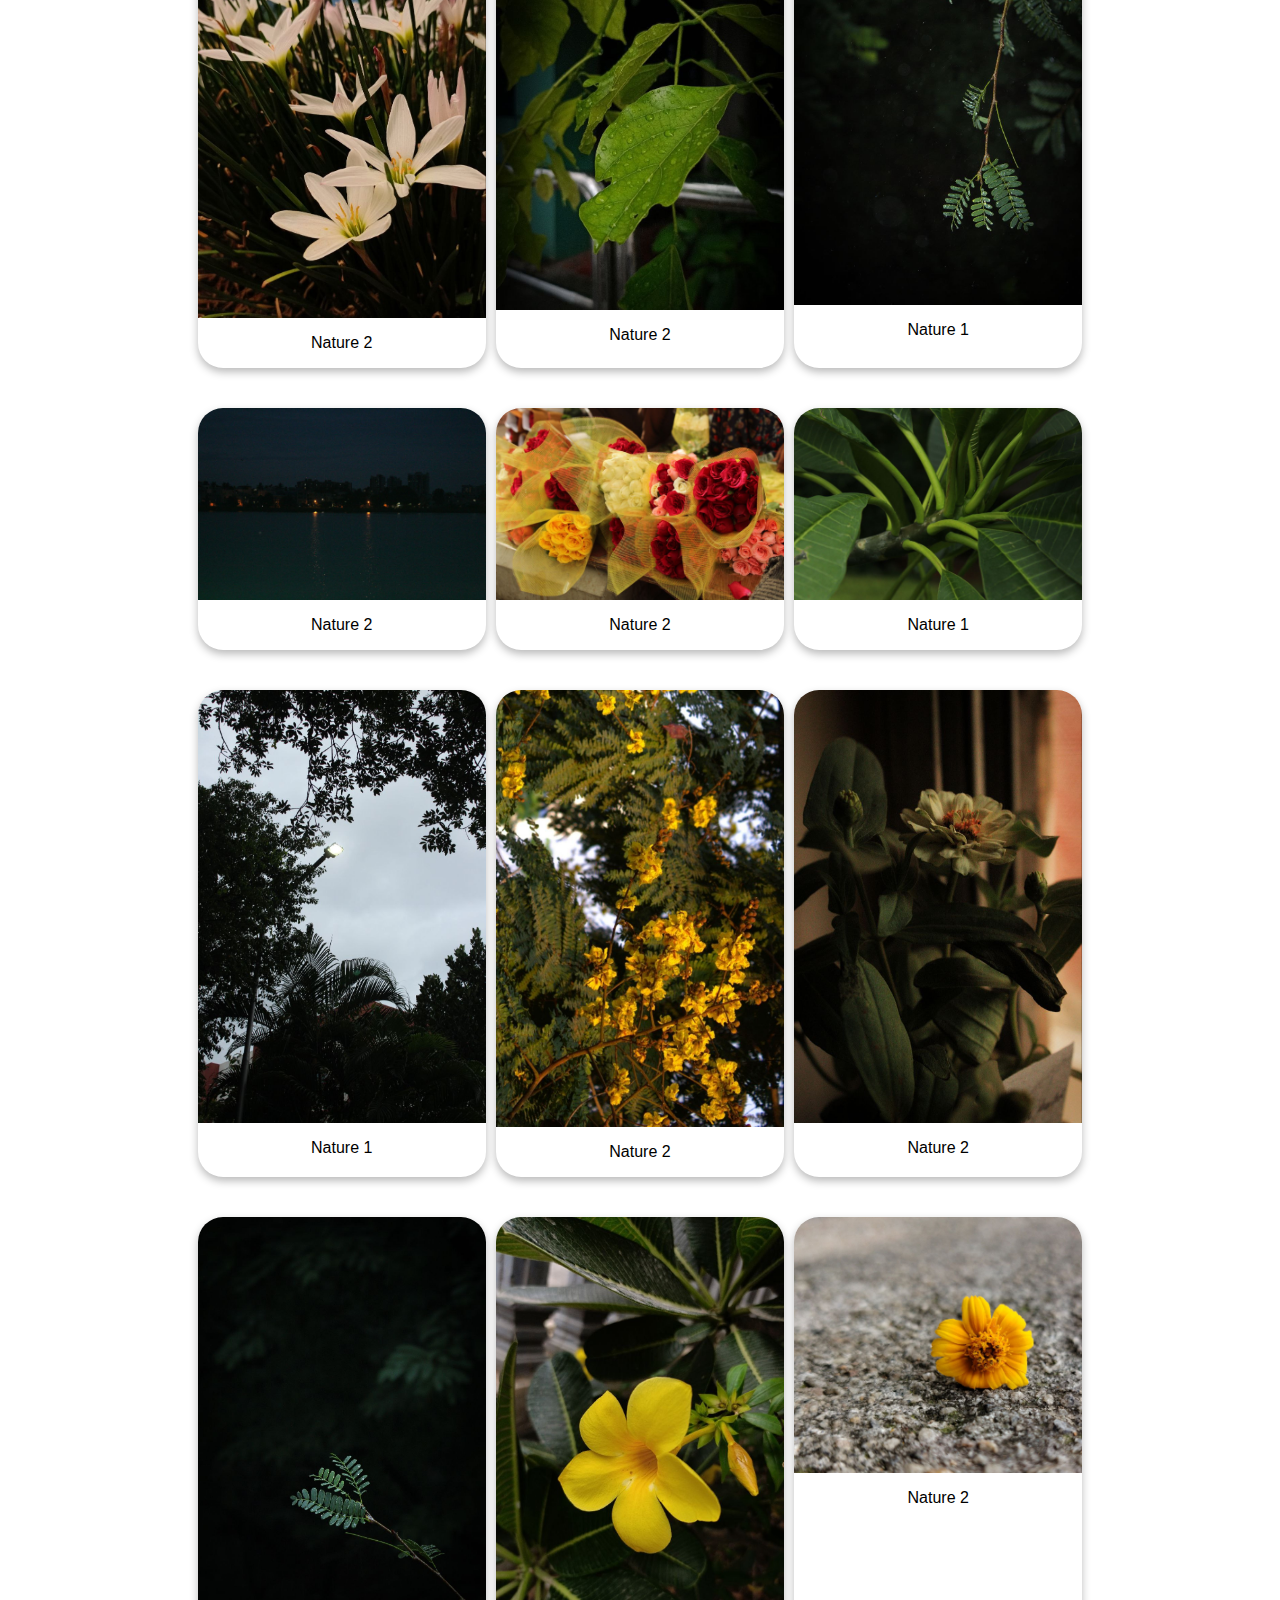
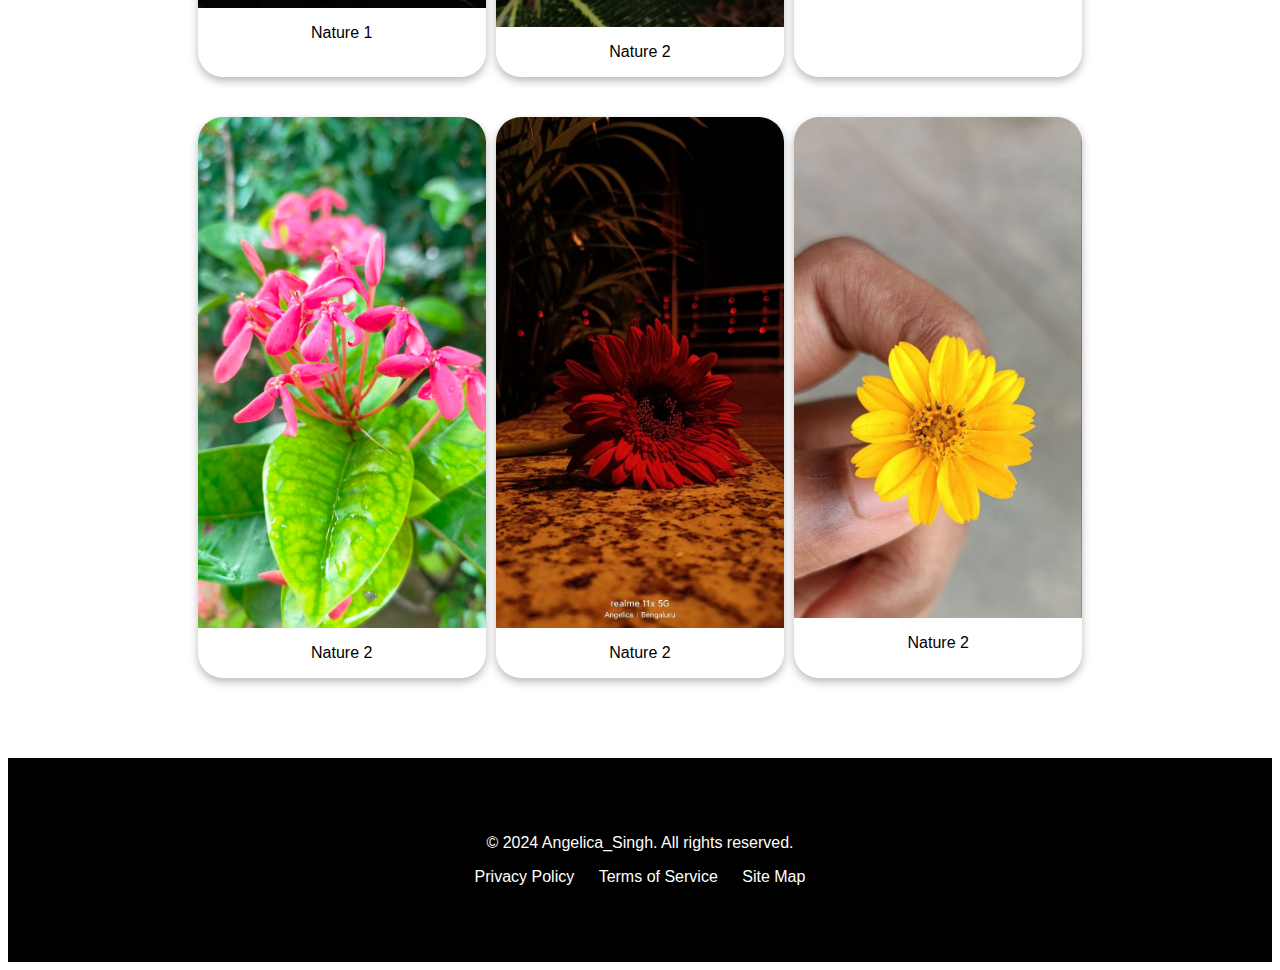
<file: search.html>
<!DOCTYPE html>
<html lang="en">
<head>
    <meta charset="UTF-8">
    <meta name="viewport" content="width=device-width, initial-scale=1.0">
    <title>Document</title>
    <link rel="stylesheet" href="search.css">
    <link href="https://cdnjs.cloudflare.com/ajax/libs/font-awesome/6.6.0/css/all.min.css"></link>
</head>
<body>
    <div class="explore">
        <div class="explore-box">
            <p>Explore More Photos...</p>
        </div>
    </div>
    <div class="container">
        <input type="text" id="search" placeholder="Search images by tag...">
        <div class="recom">
            <div class="recom-box">
                <p>Recommended Tags: Nature | Building | Rain | Humans | Flowers</p>
            </div>
        </div>
        <div id="image-gallery">
            
            <div class="image-item" data-tags="people">
                <img src="p5.jpg">
                <p>Nature 2</p>
            </div>
            <div class="image-item" data-tags="nature">
                <img src="n5.jpg">
                <p>Nature 2</p>
            </div>
            <div class="image-item" data-tags="people">
                <img src="p2.jpg">
                <p>Nature 2</p>
            </div>


            <div class="image-item" data-tags="people">
                <img src="p3.jpg">
                <p>Nature 2</p>
            </div>
            <div class="image-item" data-tags="people">
                <img src="p4.jpg">
                <p>Nature 2</p>
            </div>
            <div class="image-item" data-tags="nature">
                <img src="n1.jpg">
                <p>Nature 1</p>
            </div>
            


            <div class="image-item" data-tags="flower">
                <img src="f17.jpg">
                <p>Nature 2</p>
            </div>
            <div class="image-item" data-tags="flower">
                <img src="f18.jpg">
                <p>Nature 2</p>
            </div>
            <div class="image-item" data-tags="flower">
                <img src="f19.jpg">
                <p>Nature 2</p>
            </div>


            <div class="image-item" data-tags="building">
                <img src="b5.jpg">
                <p>Nature 2</p>
            </div>
            <div class="image-item" data-tags="building">
                <img src="b6.jpg">
                <p>Nature 2</p>
            </div>
            <div class="image-item" data-tags="building">
                <img src="b2.jpg">
                <p>Nature 2</p>
            </div>


            <div class="image-item" data-tags="nature">
                <img src="n2.jpg">
                <p>Nature 2</p>
            </div>
            <div class="image-item" data-tags="building">
                <img src="b1.jpg">
                <p>Nature 2</p>
            </div>
            <div class="image-item" data-tags="building">
                <img src="b3.jpg">
                <p>Nature 2</p>
            </div>


            <div class="image-item" data-tags="building">
                <img src="b4.jpg">
                <p>Nature 2</p>
            </div>
            <div class="image-item" data-tags="nature">
                <img src="n4.jpg">
                <p>Nature 2</p>
            </div>
            <div class="image-item" data-tags="flower">
                <img src="f6.jpg">
                <p>Nature 2</p>
            </div>


            <div class="image-item" data-tags="flower">
                <img src="f2.jpg">
                <p>Nature 2</p>
            </div>
            <div class="image-item" data-tags="nature">
                <img src="n3.jpg">
                <p>Nature 2</p>
            </div>
            <div class="image-item" data-tags="nature">
                <img src="n8.jpg">
                <p>Nature 1</p>
            </div>
            
            
            <div class="image-item" data-tags="nature">
                <img src="n6.jpg">
                <p>Nature 2</p>
            </div>
           
            <div class="image-item" data-tags="flower">
                <img src="f12.jpg">
                <p>Nature 2</p>
            </div>
            
            <div class="image-item" data-tags="nature">
                <img src="n9.jpg">
                <p>Nature 1</p>
            </div>


            <div class="image-item" data-tags="nature">
                <img src="n10.jpg">
                <p>Nature 1</p>
            </div>
            <div class="image-item" data-tags="flower">
                <img src="f16.jpg">
                <p>Nature 2</p>
            </div>
            <div class="image-item" data-tags="flower">
                <img src="f7.jpg">
                <p>Nature 2</p>
            </div>


            <div class="image-item" data-tags="nature">
                <img src="n7.jpg">
                <p>Nature 1</p>
            </div>
            <div class="image-item" data-tags="flower">
                <img src="f8.jpg">
                <p>Nature 2</p>
            </div>
            <div class="image-item" data-tags="flower">
                <img src="f11.jpg">
                <p>Nature 2</p>
            </div>


            <div class="image-item" data-tags="flower">
                <img src="f9.jpg">
                <p>Nature 2</p>
            </div>
            <div class="image-item" data-tags="flower">
                <img src="f13.jpg">
                <p>Nature 2</p>
            </div>
            <div class="image-item" data-tags="flower">
                <img src="f14.jpg">
                <p>Nature 2</p>
            </div>
           
           
           
          
        </div>
    </div>
    <footer>
        <div class="container">
            <p>&copy; 2024 Angelica_Singh. All rights reserved.</p>
            <ul>
                <li><a href="#privacy">Privacy Policy</a></li>
                <li><a href="#terms">Terms of Service</a></li>
                <li><a href="#sitemap">Site Map</a></li>
            </ul>
        </div>
    </footer>
<script src="script.js"></script>
</body>
</html>
</file>
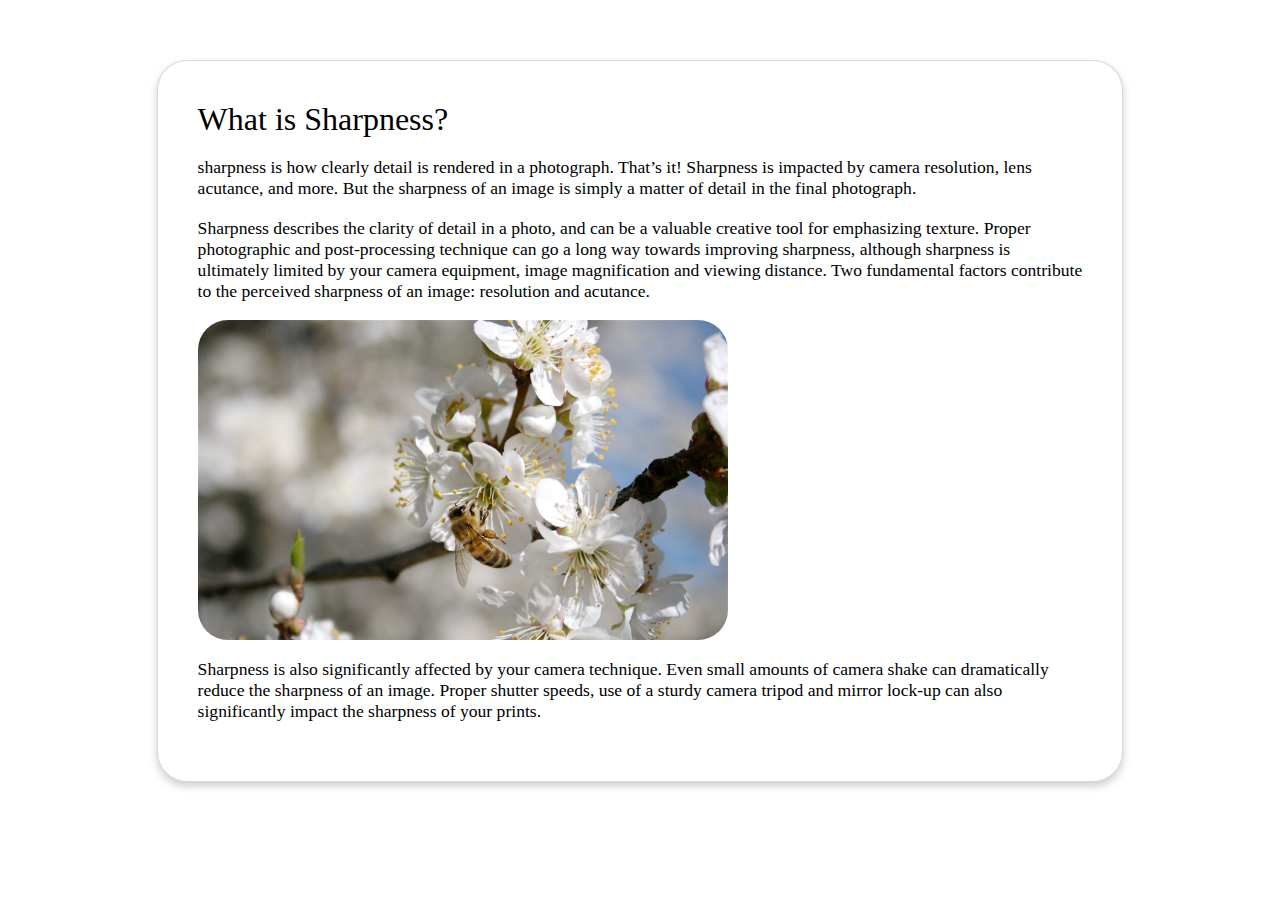
<file: sharpness.html>
<!DOCTYPE html>
<html lang="en">
<head>
    <meta charset="UTF-8">
    <meta name="viewport" content="width=device-width, initial-scale=1.0">
    <title>Sharpness</title>
    <link rel="stylesheet" href="iso.css">
</head>
<body>
    <div class="container">
        <div class="content">
            <div class="h">What is Sharpness?</div>
            <div class="p">sharpness is how clearly detail is rendered in a photograph.

                That’s it! Sharpness is impacted by camera resolution, lens acutance, and more. But the sharpness of an image is simply a matter of detail in the final photograph.</div>
            <div class="p">Sharpness describes the clarity of detail in a photo, and can be a valuable creative tool for emphasizing texture. Proper photographic and post-processing technique can go a long way towards improving sharpness, although sharpness is ultimately limited by your camera equipment, image magnification and viewing distance. Two fundamental factors contribute to the perceived sharpness of an image: resolution and acutance.</div>
            <div class="pic" style="background-image: url('/sharp.jpg'); background-size: cover;"></div>
            <div class="p">Sharpness is also significantly affected by your camera technique. Even small amounts of camera shake can dramatically reduce the sharpness of an image. Proper shutter speeds, use of a sturdy camera tripod and mirror lock-up can also significantly impact the sharpness of your prints.</div>
           
        </div>
    </div>
</body>
</html>
</file>
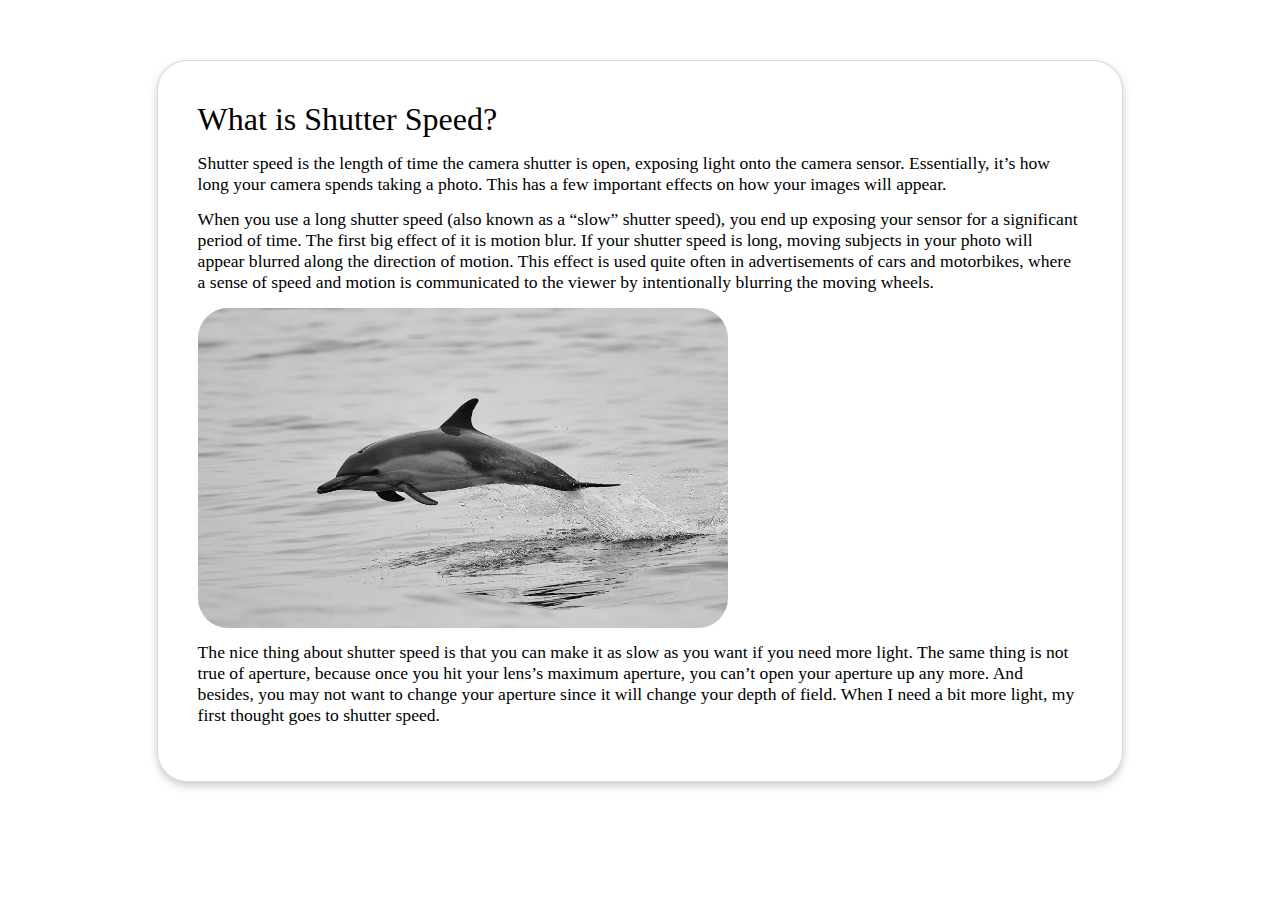
<file: shutter.html>
<!DOCTYPE html>
<html lang="en">
<head>
    <meta charset="UTF-8">
    <meta name="viewport" content="width=device-width, initial-scale=1.0">
    <title>Shutter Speed</title>
    <link rel="stylesheet" href="shutter.css">
</head>
<body>
    <div class="container">
        <div class="content">
            <div class="h">What is Shutter Speed?</div>
            <div class="p">Shutter speed is the length of time the camera shutter is open, exposing light onto the camera sensor. Essentially, it’s how long your camera spends taking a photo. This has a few important effects on how your images will appear.</div>
            <div class="p">When you use a long shutter speed (also known as a “slow” shutter speed), you end up exposing your sensor for a significant period of time. The first big effect of it is motion blur. If your shutter speed is long, moving subjects in your photo will appear blurred along the direction of motion. This effect is used quite often in advertisements of cars and motorbikes, where a sense of speed and motion is communicated to the viewer by intentionally blurring the moving wheels.
                </div>
            <div class="pic"></div>
            <div class="p">The nice thing about shutter speed is that you can make it as slow as you want if you need more light. The same thing is not true of aperture, because once you hit your lens’s maximum aperture, you can’t open your aperture up any more. And besides, you may not want to change your aperture since it will change your depth of field. When I need a bit more light, my first thought goes to shutter speed.</div>
           
        </div>
    </div>
</body>
</html>
</file>
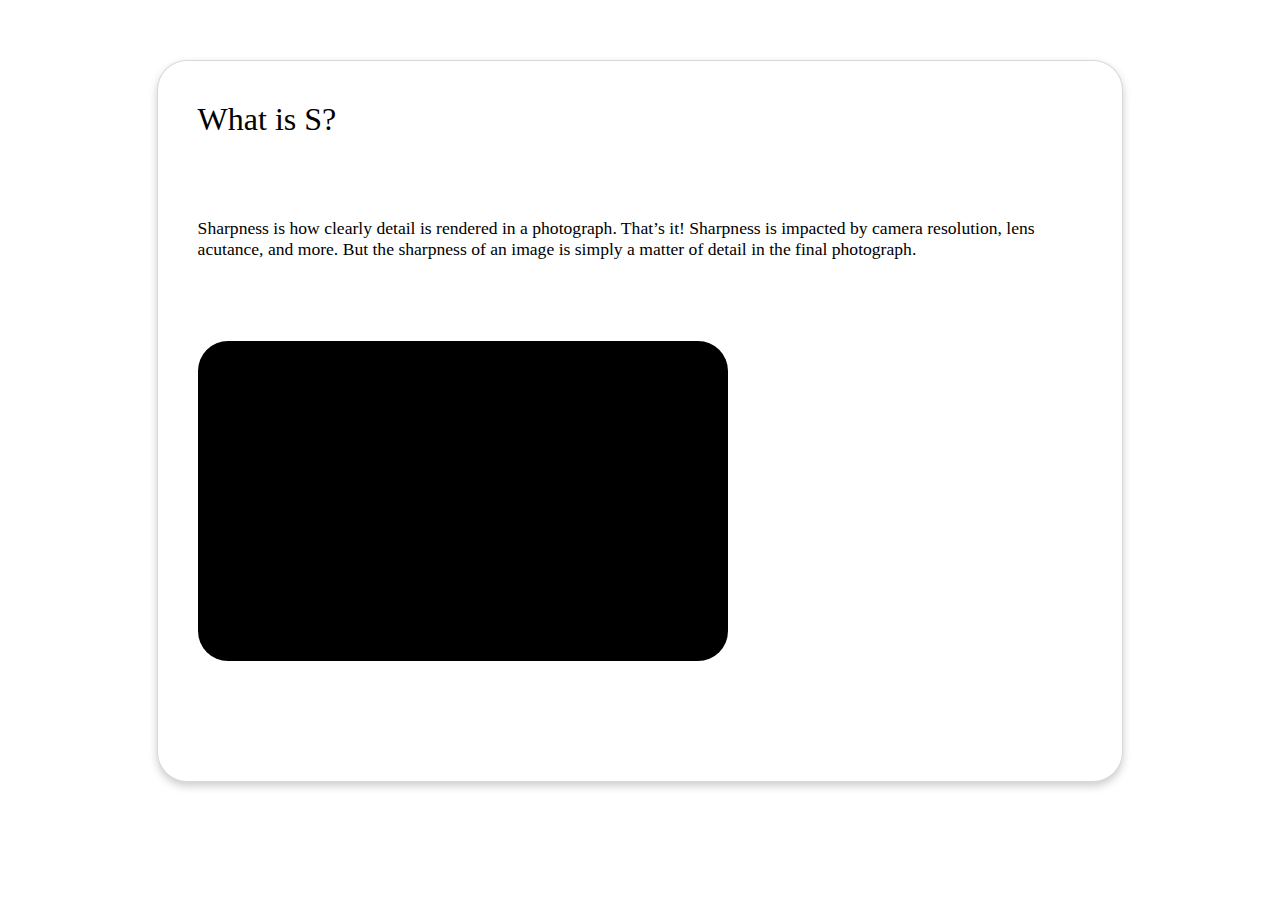
<file: trisngle.html>
<!DOCTYPE html>
<html lang="en">
<head>
    <meta charset="UTF-8">
    <meta name="viewport" content="width=device-width, initial-scale=1.0">
    <title>Exposure Triangle</title>
    <link rel="stylesheet" href="iso.css">
</head>
<body>
    <div class="container">
        <div class="content">
            <div class="h">What is S?</div>
            <div class="p">Sharpness is how clearly detail is rendered in a photograph.

                That’s it! Sharpness is impacted by camera resolution, lens acutance, and more. But the sharpness of an image is simply a matter of detail in the final photograph.</div>
            <div class="p"></div>
            <div class="pic" style="background-image: url(); background-size: cover;"></div>
            <div class="p"></div>
           
        </div>
    </div>
</body>
</html>
</file>
<file: style.css>
body {
    margin: 0;
    font-family: Arial, sans-serif;
}
.navbar {
    display: flex;
    justify-content: space-between;
    align-items: center;
    background-color: #000000;
    color: #fff;
    height:7rem;
    width:100%;
    
   
    position:fixed;
    top: 0px;
}

.navbar-logo .logo {
    height:6rem;
    width:15rem;
}
.navbar-menu{
    margin-right: 50px;
    
}
.navbar-menu a {
    color: #ffffff;
    text-decoration: none;
    margin-left: 20px;
    font-size:1rem;
    padding-right: 3rem;
    border-radius: 20px;
    border: 2px solid white;
    margin: 20px;
    padding:8px;
    padding-right: 20px;
    padding-left: 20px;
}
.scroll{
    display: flex;
    justify-content: center;
    padding: 3rem;
    height: 3rem;
}
.btn:hover{
    background-color: rgba(111, 102, 102, 0.074);
}
.btn{
    font-size:1.2rem;
    
    width:20%;
    border-radius: 30px;
    background-color: #fff;
  }

.navbar-menu a:hover {
    background-color: rgba(255, 255, 255, 0.589);
}

.navbar2{
    margin-top: 5rem;
    display: flex;
    justify-content:space-evenly;
    align-items: center;
    padding-top: 5rem;

}
.box1{
    height:40rem;
    width:30%;
    display: flex;
    justify-content: center;
    align-items: center;
    background-color:#3f3e342c;
    border-radius: 50px; 
    background-image: url('/angie.jpg');
    background-size: contain;

    
}
.box2{
    height:30rem;
    width:50%;
    background-color:#c2bc9b2c;
    border-radius: 50px;
    margin:50px;
    box-shadow: 0 4px 8px rgba(0, 0, 0, 0.408); 
}
.box2-content{
    width:80%;
    font-size:large;
    font-weight: lighter;
    display: flex;
    flex-direction: column;
    padding-left: 3rem;
    
}
.abtme{
    font-weight:bolder;
    font-size: xxx-large;
}
/* .angelicaimg{
    height:80%;
    width:63.5%;
    background-image: url('/img-angel.jpeg');
    background-size: contain;
    background-repeat: no-repeat;
    border-radius: 50px;
} */
.slideshow{
   
    width:90%;
    height:25rem;
    display: flex;
    justify-content:space-between;
    align-items: center;
    padding-top: 20px;
    padding-bottom: 30px;
    margin-left: 70px;
}
.img{
    width:29%;
    height:30rem;
    display: flex;
    flex-direction: column;
    justify-content: center;
    align-items: center;
    border-radius:60px;
}
.img1:hover{
    transform: rotateY(180deg);
    transition: all 0.7s ease;
    background-image: url('');
    border-radius:60px;
}
.overview-box{
    display: flex;
    justify-content: center;
    align-items: center;
}
.overview{
    font-weight:lighter;
    font-size:2.4rem;
    background-color:#ffffff;
    display: flex;
    justify-content: center;
    align-items: center;
    margin-top: 60px;
    height:60px;
    width:90%;
}
.img1{
    height:70%;
    width:95%;
    background-color:white;
    background-image: url(/img1.jpeg);
    background-size: cover;
    border-radius:60px;
    box-shadow: 0 4px 8px rgba(0, 0, 0, 0.408); 
}
.img2{
    height:70%;
    width:95%;
    background-color:white;
    background-image: url(/f8.jpg);
    background-size: cover;
    border-radius:60px;
    box-shadow: 0 4px 8px rgba(0, 0, 0, 0.408); 
}
.img3{
    height:70%;
    width:95%;
    background-color:white;
    background-image: url(/b2.jpg);
    background-size: cover;
    border-radius:60px;
    box-shadow: 0 4px 8px rgba(0, 0, 0, 0.408); 
}
.img4{
    height:70%;
    width:95%;
    background-color:white;
    background-image: url(/f21.jpg);
    background-size: cover;
    border-radius:60px;
    box-shadow: 0 4px 8px rgba(0, 0, 0, 0.408); 
}
.img5{
    height:70%;
    width:95%;
    background-color:white;
    background-image: url(/n7.jpg);
    background-size: cover;
    border-radius:60px;
    box-shadow: 0 4px 8px rgba(0, 0, 0, 0.408); 
}
.img1-name{
    margin-top:10px;
    font-size: large;
    font-weight:lighter;
}
.section{
    display: flex;
    justify-content: center;
    padding-top: 30px;
}
.learn{
    width:90%;
    height:40rem;
    background-color: #c2bc9b2c;
    display: flex;
    flex-direction: column;
    justify-content: center;
    align-items: center;
    border-radius: 30px;
    box-shadow: 0 4px 8px rgba(0, 0, 0, 0.3); 
    
}
.quote{
        font-size:2rem;
        font-weight: lighter;
}
.quote2{
        font-weight: lighter;
        font-size:1.2rem;
        width:55%;
}
.learnhere{
    height:3.3rem;
    width:40%;
    background-color: #000000;
    color:rgb(255, 254, 254);
    margin-top: 2rem;
    font-size: 1.5rem;
    border-radius: 30px;
    box-shadow: 0 4px 8px rgba(0, 0, 0, 0.408); 
}
.learnhere:hover{
    background-color: #ffffff;
    color: #000000;
    border:1px solid black;
}
.carousel {
    position: relative;
    max-width:90%;
    margin: auto;
    overflow: hidden;
    margin-top: 10px;
    border-radius: 40px;
    box-shadow: 0 4px 8px rgba(0, 0, 0, 0.408);
  }
  
  .carousel-container {
    position: relative;
    width:100%;
  }
  
  .carousel-slide {
    display: flex;
    transition: transform 0.5s ease;
  }
  
  .carousel-slide div {
    width: 100%;
    height:20rem;
    flex-shrink: 0; /* Prevents images from shrinking */
  }
  
  .prev, .next {
    cursor: pointer;
    position: absolute;
    top: 50%;
    width: auto;
    padding: 16px;
    margin-top: -22px;
    color: rgb(0, 0, 0);
    font-weight: bold;
    font-size: 24px;
    transition: background-color 0.3s ease;
    border-radius: 0 3px 3px 0;
    user-select: none;
  }
  
  .prev {
    left: 0;
    border-radius: 3px 0 0 3px;
  }
  
  .next {
    right: 0;
    border-radius: 3px 0 0 3px;
  }
  
  .prev:hover, .next:hover {
    background-color:#d1caa177;
  }
.slide1{
    background-color:#c2bc9b2c;
    width:90%;
    display: flex;
    flex-direction: column;
    justify-content: center;
    align-items: center;
    align-content: center;
}

/* .step1{
    font-weight:bolder;
    font-size: 3rem;
} */
.stepp1{
    font-size: 2rem;
    font-weight: bold;
    padding-top: 5rem;
}
.steppp1{
    width:70%;
    height:10rem;
}

#follow-message {
    width:60%;
    margin: 0 auto;
    padding: 20px;
    text-align: center;
}

.social-media {
    margin: 20px 0;
}

.social-icon {
    display: inline-block;
    margin: 0 10px;
    padding: 10px 20px;
    text-decoration: none;
    color: white;
    background-color: black;
    border-radius: 0px;
    transition: background-color 0.3s ease;
}

.social-icon:hover {
    background-color: #000000;
}

.contact-form {
    margin-top: 20px;
}

.contact-form h3 {
    margin-bottom: 15px;
    width:90%;
}

.contact-form label {
    display: block;
    margin-bottom: 5px;
    font-size: large;
    
}

.contact-form input, 
.contact-form textarea {
    width: 100%;
    padding: 20px;
    margin-bottom: 10px;
    border: 1px solid #ddd;
    border-radius: 30px;
    box-shadow: 0 4px 8px rgba(0, 0, 0, 0.125); 
}

.contact-form button {
    padding: 15px 20px;
    background-color: #101010;
    font-size: 1rem;
    color: #fff;
    border: none;
    border-radius: 25px;
    box-shadow: 0 4px 8px rgba(0, 0, 0, 0.408); 
    margin-top: 30px;
}
.contact-form button:hover{
    background-color: white;
    color:black;
    border:2px solid black;
}
.end{
    background-color: #0000002c;
    width:100%;
    height:3px;
    margin:2rem;
}
/* CTA Section */
#cta {
    padding: 20px;
    background-color: #ffffff;
    text-align: center;
}

.cta-button {
    display: inline-block;
    margin: 10px;
    padding: 10px 20px;
    text-decoration: none;
    color: rgb(255, 255, 255);
    background-color:#000000;
    border-radius: 20px;
    
}

.cta-button:hover {
    background-color: #ffffff;
    color: #000000;
    border:2px solid black;
}

/* Contact Section */
#contact {
    padding: 20px;
    background-color: #fff;
    text-align: center;
}

/* Social Media Section */
#social {
    padding: 20px;
    background-color: #f1f1f1;
    text-align: center;
}
.social-icon {
    display: inline-block;
    margin: 0 10px;
    padding: 10px;
    text-decoration: none;
    color: rgb(0, 0, 0);
    border-radius: 50%;
    font-size: 20px;
}

/* Footer */
footer {
    padding: 20px;
    background-color:#000000 ;
    color: rgb(255, 253, 253);
    text-align: center;
}
footer ul {
    list-style: none;
    padding: 0;
}
footer ul li {
    display: inline;
    margin: 0 10px;
}
footer ul li a {
    color: rgb(255, 255, 255);
    text-decoration: none;
}
footer ul li a:hover {
    text-decoration: underline;
}
</file>
<file: contrast.css>
.content{
    height:40rem;
    max-width:70%;
    border-radius: 30px;
    background-color: rgb(255, 255, 255);
    display: flex;
    flex-wrap: wrap;
    margin: auto;
    padding: 40px;
    margin-top: 60px;
    box-shadow: 0 4px 8px rgba(0, 0, 0, 0.2); 
    border:1px solid rgba(0, 0, 0, 0.149);
}
.pic{
    height:20rem;
    width:60%;
    background-color: black;
    background-image: url("/contrast.jpg");
    border-radius: 30px;
    background-size: cover;
}
.h{
    font-size: 2rem;
}
.p{
    font-size: 1.1rem;
}
</file>
<file: iso.css>
.content{
    height:40rem;
    max-width:70%;
    border-radius: 30px;
    background-color: rgb(255, 255, 255);
    display: flex;
    flex-wrap: wrap;
    margin: auto;
    padding: 40px;
    margin-top: 60px;
    box-shadow: 0 4px 8px rgba(0, 0, 0, 0.2); 
    border:1px solid rgba(0, 0, 0, 0.149);
}
.pic{
    height:20rem;
    width:60%;
    background-color: black;
    background-image: url("/iso.avif");
    border-radius: 30px;
    background-size: cover;
}
.h{
    font-size: 2rem;
}
.p{
    font-size: 1.1rem;
}
</file>
<file: exp.css>
.content{
    height:40rem;
    max-width:70%;
    border-radius: 30px;
    background-color: rgb(255, 255, 255);
    display: flex;
    flex-wrap: wrap;
    margin: auto;
    padding: 40px;
    margin-top: 60px;
    box-shadow: 0 4px 8px rgba(0, 0, 0, 0.2); 
    border:1px solid rgba(0, 0, 0, 0.149);
}
.pic{
    height:20rem;
    width:60%;
    background-color: black;
    background-image: url("/exp.avif");
    background-size: cover;
    border-radius: 30px;
}
.h{
    font-size: 2rem;
}
.p{
    font-size: 1.1rem;
}
</file>
<file: learn.css>
.container{
    height:30rem;
    background-color: rgb(255, 255, 255);
    display: flex;
    flex-wrap: wrap;
    gap: 30px;
    max-width:70%;
    margin: auto;
    padding: 40px;
    margin-top: 60px;
}
button{
    background-color: black;
    color:white;
    height:35px;
    width:80%;
    border-radius: 20px;
    margin-top: 40px;
}
.img-item{
    background-color: rgb(255, 255, 255);
    height:15rem;
    flex: 1 1 calc(33% - 20px);
    box-sizing: border-box;
    text-align: center;
    border-radius:15px;
    box-shadow: 0 4px 8px rgba(0, 0, 0, 0.275);
}
.img-item:hover{
   background-color: rgba(81, 81, 83, 0.073);
}
.img-item img{
   width:30%;
   height:18rem;
   height:auto;
   padding-top: 40px;
   
}
button:hover{
    font-size: small;
    background-color: rgb(255, 255, 255);
    color:black;
    width:90%;
    height:40px;
}
.heading-box{
    display: flex;
    justify-content: center;
    align-items: center;
    width:100%;
    height:8rem;
    background-color: black;
    color:white;
    font-size: 1.8rem;
}
</file>
<file: search.css>
body {
    font-family: Arial, sans-serif;
}
.container {
    max-width:70%;
    margin: auto;
    padding: 40px;
}
#search {
    width:97%;
    padding: 15px;
    background-color: rgba(244, 243, 243, 0.451);
    border:1px black solid;
    border-radius: 25px;
    font-size: 16px;
}
#image-gallery {
    display: flex;
    flex-wrap: wrap;
    gap: 10px;
}
.image-item {
    flex: 1 1 calc(33% - 20px);
    box-sizing: border-box;
    text-align: center;
    border-radius: 25px;
    box-shadow: 0 4px 8px rgba(0, 0, 0, 0.275);
    margin-top: 30px;
}
.image-item img {
    max-width: 100%;
    height: auto;
    display: block;
    border-radius: 25px 25px 0px 0px;
}
.explore{
    display: flex;
    justify-content: center;
    align-items: center;
}
.explore-box{
    font-size:3rem;
    font-weight:lighter;
}
.recom{
    display: flex;
    justify-content: center;
}
/* Footer */
footer {
    padding: 20px;
    background-color:#000000 ;
    color: rgb(255, 253, 253);
    text-align: center;
    margin-top: 40px;
}
footer ul {
    list-style: none;
    padding: 0;
}
footer ul li {
    display: inline;
    margin: 0 10px;
}
footer ul li a {
    color: rgb(255, 255, 255);
    text-decoration: none;
}
footer ul li a:hover {
    text-decoration: underline;
}
</file>
<file: shutter.css>
.content{
    height:40rem;
    max-width:70%;
    border-radius: 30px;
    background-color: rgb(255, 255, 255);
    display: flex;
    flex-wrap: wrap;
    margin: auto;
    padding: 40px;
    margin-top: 60px;
    box-shadow: 0 4px 8px rgba(0, 0, 0, 0.2); 
    border:1px solid rgba(0, 0, 0, 0.149);
}
.pic{
    height:20rem;
    width:60%;
    background-color: black;
    background-image: url("/shutter.avif");
    background-size: cover;
    border-radius: 30px;
}
.h{
    font-size: 2rem;
}
.p{
    font-size: 1.1rem;
}
</file>
